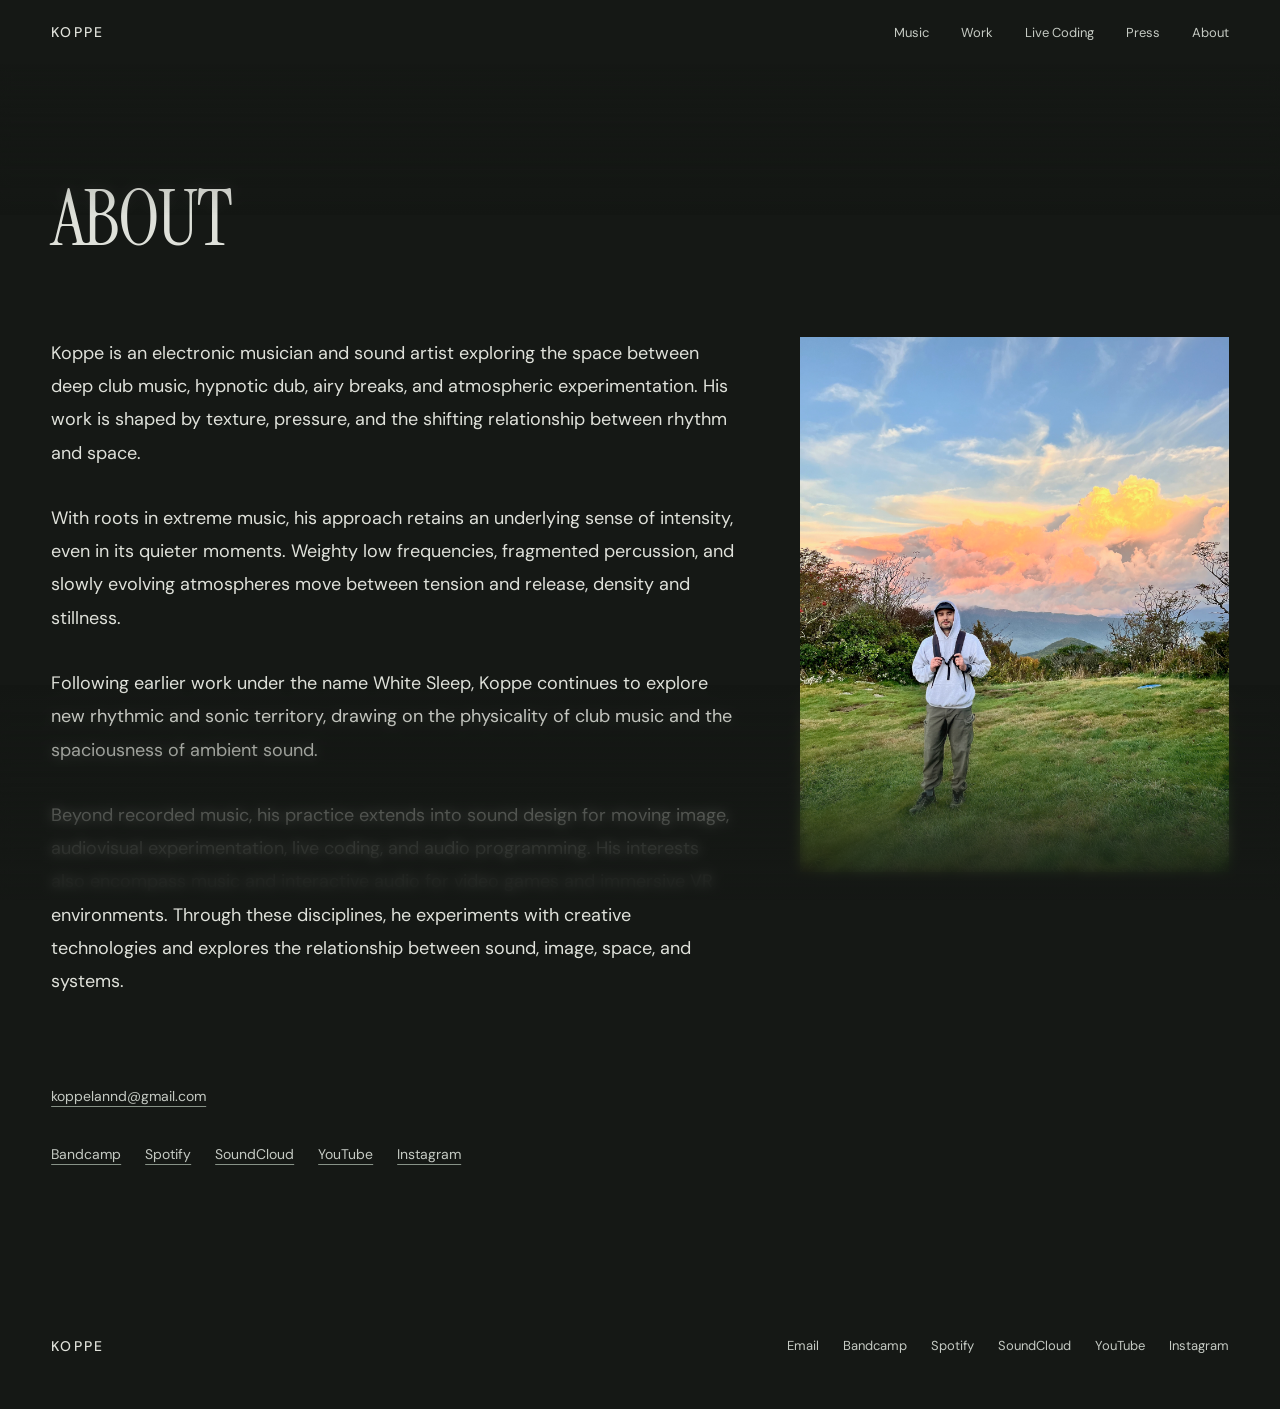
<file: about/index.html>
<!DOCTYPE html><html lang="en" data-astro-cid-ta2fbyqs><head><meta charset="utf-8"><meta name="viewport" content="width=device-width, initial-scale=1"><meta name="generator" content="Astro v7.3.8"><meta name="description" content="About Koppe, electronic musician and sound artist."><title>About — Koppe</title><link rel="preconnect" href="https://fonts.googleapis.com"><link rel="preconnect" href="https://fonts.gstatic.com" crossorigin><link href="https://fonts.googleapis.com/css2?family=DM+Sans:wght@400;500&amp;family=IBM+Plex+Mono:wght@400&amp;family=Instrument+Serif&amp;display=swap" rel="stylesheet"><link rel="stylesheet" href="/_astro/global.BTA8zCz9.css"><style>.about-page[data-astro-cid-ta2fbyqs]{max-width:88rem;padding:clamp(4rem, 9vw, 9rem) var(--page-gutter);margin-inline:auto}h1[data-astro-cid-ta2fbyqs]{font-family:var(--font-display);letter-spacing:-.025em;margin:0 0 clamp(3rem,6vw,6rem);font-size:clamp(2.5rem,6vw,6rem);font-weight:400;line-height:1.05}.biography[data-astro-cid-ta2fbyqs]{max-width:65ch;font-size:clamp(1rem,1.5vw,1.125rem);line-height:1.85}.about-layout[data-astro-cid-ta2fbyqs]{grid-template-columns:minmax(0,1fr);align-items:start;gap:clamp(2.5rem,5vw,5rem);display:grid}.portrait[data-astro-cid-ta2fbyqs]{aspect-ratio:4/5;object-fit:cover;object-position:40% 70%;width:100%;max-width:26rem;height:auto;display:block}@media (width>=56rem){.about-layout[data-astro-cid-ta2fbyqs]{grid-template-columns:minmax(0,1.6fr) minmax(0,1fr)}.biography[data-astro-cid-ta2fbyqs]{grid-area:1/1}.portrait[data-astro-cid-ta2fbyqs]{grid-area:1/2;max-width:none}}.biography[data-astro-cid-ta2fbyqs] p[data-astro-cid-ta2fbyqs]{margin:0 0 2rem}.biography[data-astro-cid-ta2fbyqs] p[data-astro-cid-ta2fbyqs]:last-child{margin-bottom:0}.contact[data-astro-cid-ta2fbyqs]{margin-top:clamp(3rem,6vw,5rem)}.contact[data-astro-cid-ta2fbyqs] a[data-astro-cid-ta2fbyqs]{color:var(--fog);text-decoration:underline;text-decoration-color:var(--lichen);text-underline-offset:.35em;padding-block:.75rem;font-size:.875rem;display:inline-block}.contact[data-astro-cid-ta2fbyqs] a[data-astro-cid-ta2fbyqs]:hover{color:var(--lichen)}.profile-links[data-astro-cid-ta2fbyqs]{flex-wrap:wrap;gap:.25rem 1.5rem;margin:1rem 0 0;padding:0;list-style:none;display:flex}.visually-hidden[data-astro-cid-ta2fbyqs]{clip-path:inset(50%);white-space:nowrap;border:0;width:1px;height:1px;margin:-1px;padding:0;position:absolute;overflow:hidden}
</style></head><body data-astro-cid-ta2fbyqs><a class="skip-link" href="#main" data-astro-cid-ta2fbyqs>Skip to content</a><header class="site-header" data-astro-cid-nen7h5rs><a class="wordmark" href="/" aria-label="Koppe home" data-astro-cid-nen7h5rs>KOPPE</a><nav class="desktop-nav" aria-label="Main navigation" data-astro-cid-nen7h5rs><ul data-astro-cid-nen7h5rs><li data-astro-cid-nen7h5rs><a href="/music/" data-astro-cid-nen7h5rs>Music</a></li><li class="work-item" data-astro-cid-nen7h5rs><a href="/work" data-astro-cid-nen7h5rs>Work</a><ul class="work-submenu" data-astro-cid-nen7h5rs><li data-astro-cid-nen7h5rs><a href="/work#sound-design" data-astro-cid-nen7h5rs>Sound Design</a></li><li data-astro-cid-nen7h5rs><a href="/work#audiovisual" data-astro-cid-nen7h5rs>Audiovisual</a></li></ul></li><li data-astro-cid-nen7h5rs><a href="/experiments/sonic-study-001/" data-astro-cid-nen7h5rs>Live Coding</a></li><li data-astro-cid-nen7h5rs><a href="/press/" data-astro-cid-nen7h5rs>Press</a></li><li data-astro-cid-nen7h5rs><a href="/about/" data-astro-cid-nen7h5rs>About</a></li></ul></nav><details class="mobile-menu" data-astro-cid-nen7h5rs><summary data-astro-cid-nen7h5rs>Menu <span aria-hidden="true" data-astro-cid-nen7h5rs>+</span></summary><nav aria-label="Main navigation" data-astro-cid-nen7h5rs><ul data-astro-cid-nen7h5rs><li data-astro-cid-nen7h5rs><a href="/music/" data-astro-cid-nen7h5rs>Music</a></li><li data-astro-cid-nen7h5rs><a href="/work" data-astro-cid-nen7h5rs>Work</a><ul class="mobile-work-links" data-astro-cid-nen7h5rs><li data-astro-cid-nen7h5rs><a href="/work#sound-design" data-astro-cid-nen7h5rs>Sound Design</a></li><li data-astro-cid-nen7h5rs><a href="/work#audiovisual" data-astro-cid-nen7h5rs>Audiovisual</a></li></ul></li><li data-astro-cid-nen7h5rs><a href="/experiments/sonic-study-001/" data-astro-cid-nen7h5rs>Live Coding</a></li><li data-astro-cid-nen7h5rs><a href="/press/" data-astro-cid-nen7h5rs>Press</a></li><li data-astro-cid-nen7h5rs><a href="/about/" data-astro-cid-nen7h5rs>About</a></li></ul></nav></details></header><script type="module">var e=document.querySelector(`.mobile-menu`);e?.addEventListener(`keydown`,t=>{t.key===`Escape`&&(e.open=!1,e.querySelector(`summary`)?.focus())});var t=document.querySelector(`.work-item`);t?.addEventListener(`keydown`,e=>{e.key===`Escape`&&(t.querySelector(`a`)?.focus(),t.classList.add(`submenu-dismissed`))}),t?.addEventListener(`mouseenter`,()=>t.classList.remove(`submenu-dismissed`)),t?.addEventListener(`focusin`,()=>t.classList.remove(`submenu-dismissed`));</script><main id="main" tabindex="-1" class="about-page" data-astro-cid-ta2fbyqs><h1 data-astro-cid-ta2fbyqs>ABOUT</h1><div class="about-layout" data-astro-cid-ta2fbyqs><img data-reveal class="portrait" src="/images/about-portrait.jpg" width="3024" height="4032" alt="Koppe standing outdoors in front of a mountain ridge beneath sunset clouds." decoding="async" data-astro-cid-ta2fbyqs><div class="biography" data-reveal data-astro-cid-ta2fbyqs><p data-astro-cid-ta2fbyqs>Koppe is an electronic musician and sound artist exploring the space between deep club music, hypnotic dub, airy breaks, and atmospheric experimentation. His work is shaped by texture, pressure, and the shifting relationship between rhythm and space.</p><p data-astro-cid-ta2fbyqs>With roots in extreme music, his approach retains an underlying sense of intensity, even in its quieter moments. Weighty low frequencies, fragmented percussion, and slowly evolving atmospheres move between tension and release, density and stillness.</p><p data-astro-cid-ta2fbyqs>Following earlier work under the name White Sleep, Koppe continues to explore new rhythmic and sonic territory, drawing on the physicality of club music and the spaciousness of ambient sound.</p><p data-astro-cid-ta2fbyqs>Beyond recorded music, his practice extends into sound design for moving image, audiovisual experimentation, live coding, and audio programming. His interests also encompass music and interactive audio for video games and immersive VR environments. Through these disciplines, he experiments with creative technologies and explores the relationship between sound, image, space, and systems.</p></div></div><div class="contact" data-astro-cid-ta2fbyqs><a class="email" href="mailto:koppelannd@gmail.com" data-astro-cid-ta2fbyqs>koppelannd@gmail.com</a><ul class="profile-links" aria-label="Official artist profiles" data-astro-cid-ta2fbyqs><li data-astro-cid-ta2fbyqs><a href="https://koppe-electronics.bandcamp.com" target="_blank" rel="noopener noreferrer" data-astro-cid-ta2fbyqs>Bandcamp<span class="visually-hidden" data-astro-cid-ta2fbyqs> (opens in a new tab)</span></a></li><li data-astro-cid-ta2fbyqs><a href="https://open.spotify.com/artist/2EowWQXM9nYbIZPmDAREkE" target="_blank" rel="noopener noreferrer" data-astro-cid-ta2fbyqs>Spotify<span class="visually-hidden" data-astro-cid-ta2fbyqs> (opens in a new tab)</span></a></li><li data-astro-cid-ta2fbyqs><a href="https://soundcloud.com/koppe_electronics" target="_blank" rel="noopener noreferrer" data-astro-cid-ta2fbyqs>SoundCloud<span class="visually-hidden" data-astro-cid-ta2fbyqs> (opens in a new tab)</span></a></li><li data-astro-cid-ta2fbyqs><a href="https://www.youtube.com/@Koppe_Electronics" target="_blank" rel="noopener noreferrer" data-astro-cid-ta2fbyqs>YouTube<span class="visually-hidden" data-astro-cid-ta2fbyqs> (opens in a new tab)</span></a></li><li data-astro-cid-ta2fbyqs><a href="https://www.instagram.com/koppe_electronics/" target="_blank" rel="noopener noreferrer" data-astro-cid-ta2fbyqs>Instagram<span class="visually-hidden" data-astro-cid-ta2fbyqs> (opens in a new tab)</span></a></li></ul></div></main><footer class="site-footer" data-astro-cid-jo6i4kqk><a class="footer-wordmark" href="/" aria-label="Koppe home" data-astro-cid-jo6i4kqk>KOPPE</a><nav aria-label="Contact and artist profiles" data-astro-cid-jo6i4kqk><ul data-astro-cid-jo6i4kqk><li data-astro-cid-jo6i4kqk><a href="mailto:koppelannd@gmail.com" data-astro-cid-jo6i4kqk>Email</a></li><li data-astro-cid-jo6i4kqk><a href="https://koppe-electronics.bandcamp.com" target="_blank" rel="noopener noreferrer" data-astro-cid-jo6i4kqk>Bandcamp<span class="visually-hidden" data-astro-cid-jo6i4kqk> (opens in a new tab)</span></a></li><li data-astro-cid-jo6i4kqk><a href="https://open.spotify.com/artist/2EowWQXM9nYbIZPmDAREkE" target="_blank" rel="noopener noreferrer" data-astro-cid-jo6i4kqk>Spotify<span class="visually-hidden" data-astro-cid-jo6i4kqk> (opens in a new tab)</span></a></li><li data-astro-cid-jo6i4kqk><a href="https://soundcloud.com/koppe_electronics" target="_blank" rel="noopener noreferrer" data-astro-cid-jo6i4kqk>SoundCloud<span class="visually-hidden" data-astro-cid-jo6i4kqk> (opens in a new tab)</span></a></li><li data-astro-cid-jo6i4kqk><a href="https://www.youtube.com/@Koppe_Electronics" target="_blank" rel="noopener noreferrer" data-astro-cid-jo6i4kqk>YouTube<span class="visually-hidden" data-astro-cid-jo6i4kqk> (opens in a new tab)</span></a></li><li data-astro-cid-jo6i4kqk><a href="https://www.instagram.com/koppe_electronics/" target="_blank" rel="noopener noreferrer" data-astro-cid-jo6i4kqk>Instagram<span class="visually-hidden" data-astro-cid-jo6i4kqk> (opens in a new tab)</span></a></li></ul></nav></footer><script type="module">var e=document.querySelectorAll(`[data-reveal]`),t=window.matchMedia(`(prefers-reduced-motion: reduce)`);if(!t.matches&&`IntersectionObserver`in window){let n=e=>{e.classList.remove(`reveal-pending`),r.unobserve(e)},r=new IntersectionObserver(e=>{for(let t of e)t.isIntersecting&&n(t.target)},{threshold:0,rootMargin:`0px 0px -24px 0px`});for(let t of e)t.classList.add(`reveal-pending`),r.observe(t),t.addEventListener(`focusin`,()=>{t.classList.add(`reveal-immediate`),n(t)},{once:!0});t.addEventListener(`change`,t=>{t.matches&&(r.disconnect(),e.forEach(e=>e.classList.remove(`reveal-pending`)))})}</script></body></html>
</file>
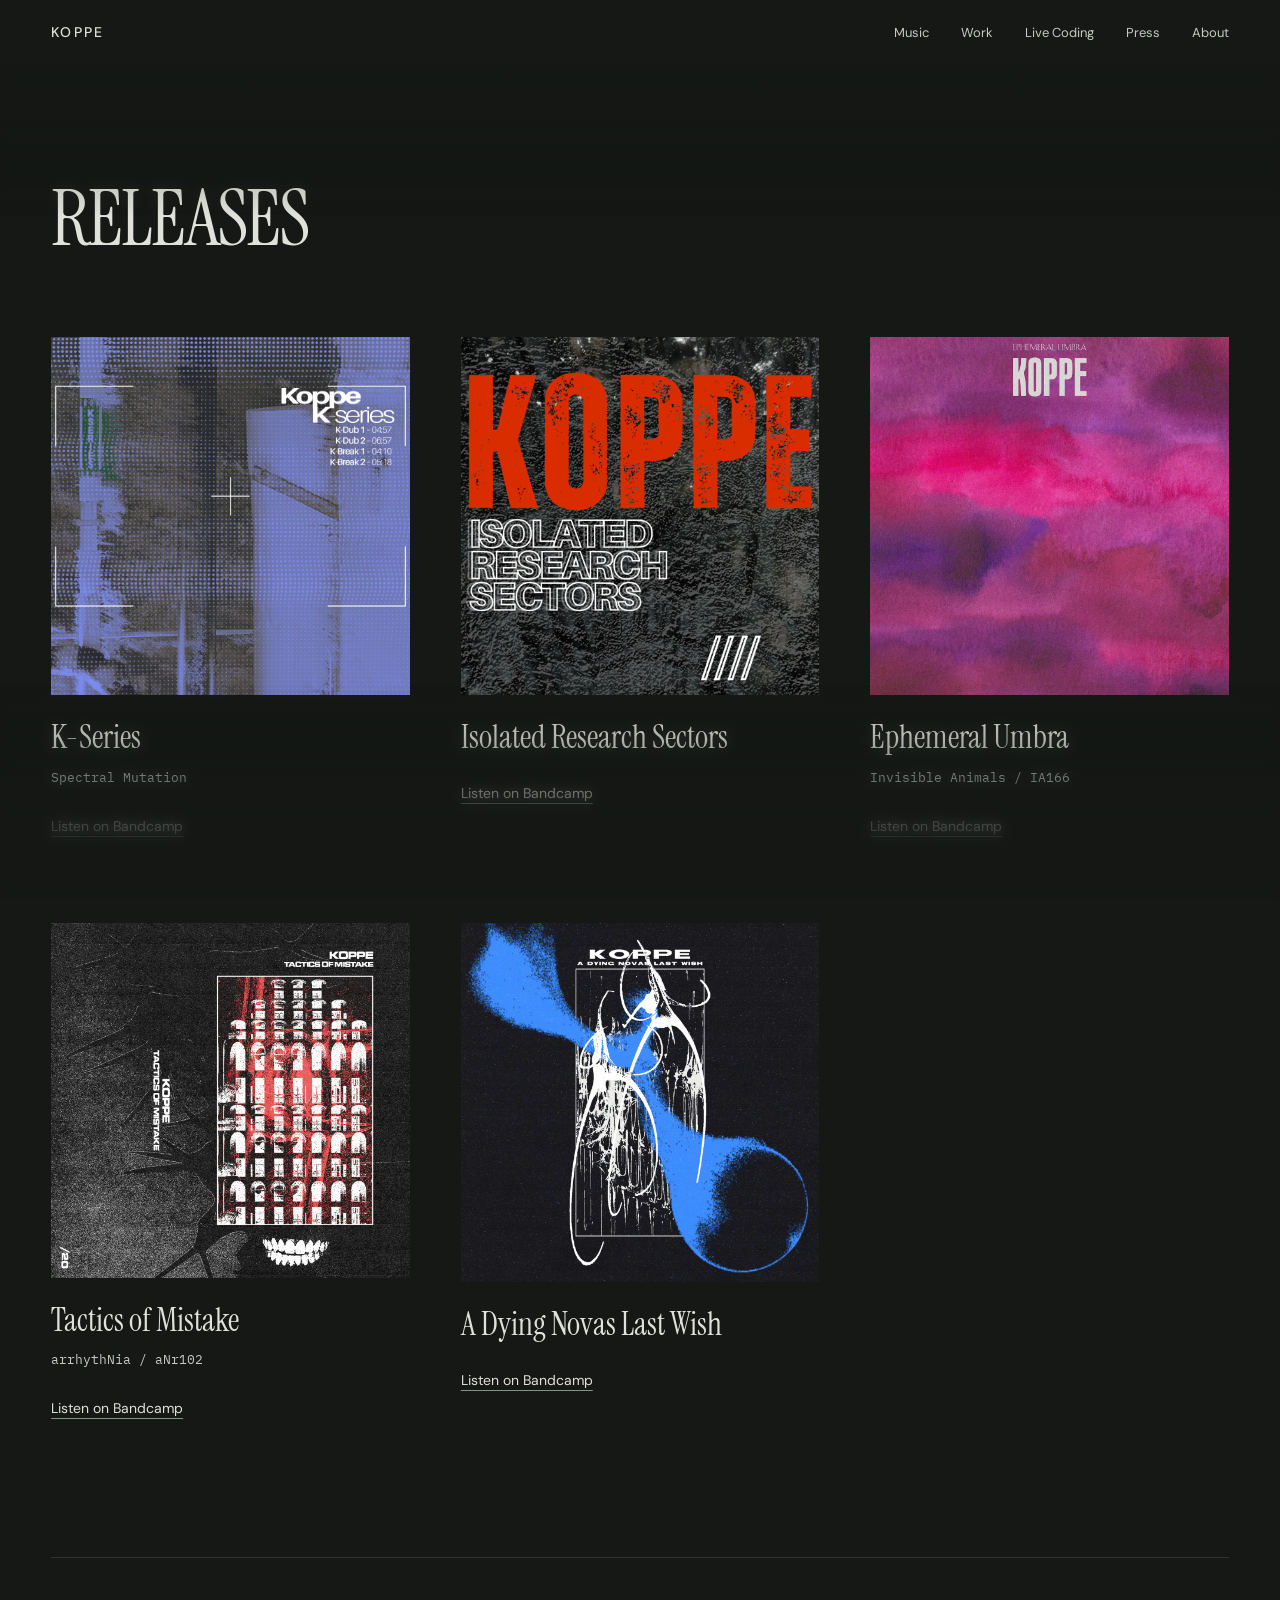
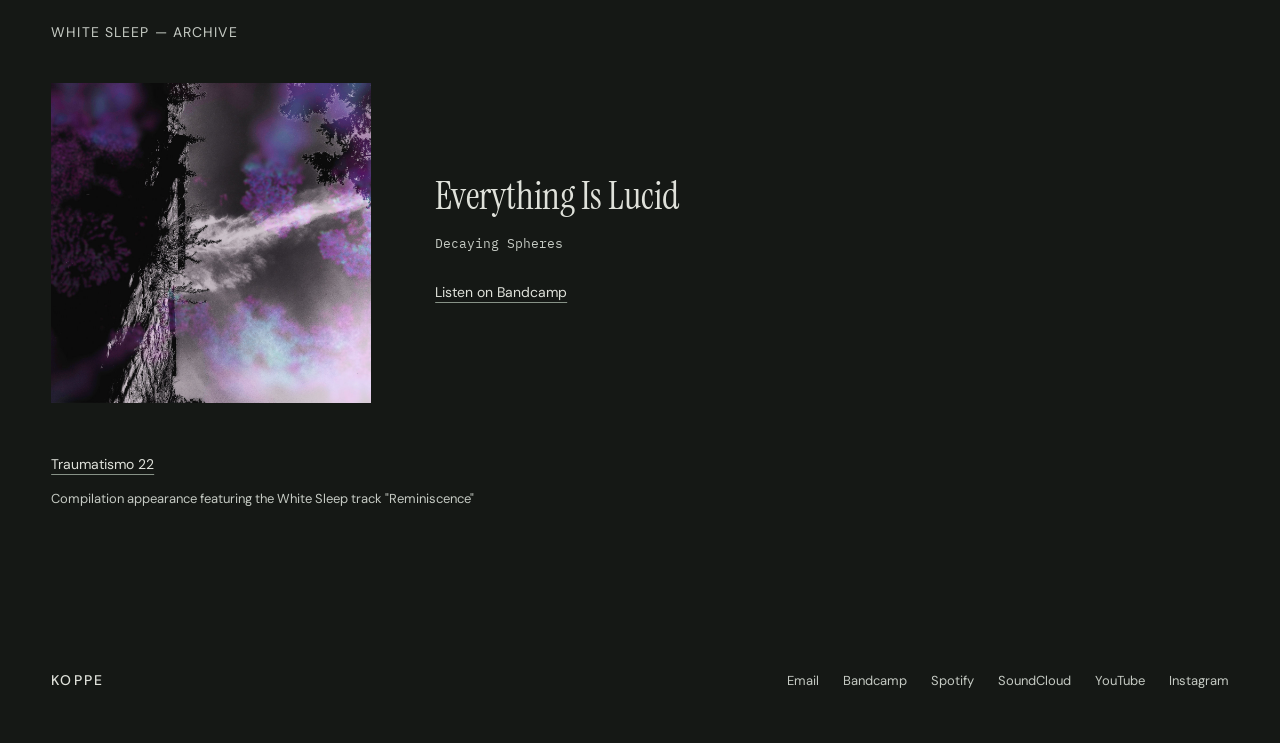
<file: music/index.html>
<!DOCTYPE html><html lang="en" data-astro-cid-adrqmx6s><head><meta charset="utf-8"><meta name="viewport" content="width=device-width, initial-scale=1"><meta name="generator" content="Astro v7.3.8"><meta name="description" content="Selected Koppe releases and the White Sleep historical archive, with original artwork and Bandcamp listening links."><title>Music — Koppe</title><link rel="preconnect" href="https://fonts.googleapis.com"><link rel="preconnect" href="https://fonts.gstatic.com" crossorigin><link href="https://fonts.googleapis.com/css2?family=DM+Sans:wght@400;500&amp;family=IBM+Plex+Mono:wght@400&amp;family=Instrument+Serif&amp;display=swap" rel="stylesheet"><link rel="stylesheet" href="/_astro/global.BTA8zCz9.css"><style>.archive[data-astro-cid-wgmlpilu]{border-top:1px solid #c5cac326;margin-top:clamp(5rem,10vw,10rem);padding-top:clamp(2.5rem,5vw,5rem)}h2[data-astro-cid-wgmlpilu]{color:var(--fog);font-family:var(--font-body);letter-spacing:.08em;margin:0 0 2.5rem;font-size:.875rem;font-weight:400;line-height:1.5}.archived-release[data-astro-cid-wgmlpilu]{grid-template-columns:minmax(0,20rem) minmax(0,1fr);align-items:center;gap:clamp(2rem,5vw,5rem);max-width:56rem;display:grid}img[data-astro-cid-wgmlpilu]{width:100%;height:auto;display:block}h3[data-astro-cid-wgmlpilu]{font-family:var(--font-display);margin:0;font-size:clamp(2rem,3vw,3rem);font-weight:400;line-height:1.15}.label[data-astro-cid-wgmlpilu]{color:var(--fog);font-family:var(--font-mono);margin:1rem 0 0;font-size:.8125rem;line-height:1.6}a[data-astro-cid-wgmlpilu]{text-decoration:underline;text-decoration-color:var(--lichen);text-underline-offset:.35em;padding-block:.75rem;font-size:.875rem;display:inline-block}.listening-link[data-astro-cid-wgmlpilu]{margin-top:1rem}.secondary-releases[data-astro-cid-wgmlpilu]{gap:1rem;margin:2.5rem 0 0;padding:0;list-style:none;display:grid}.secondary-releases[data-astro-cid-wgmlpilu] p[data-astro-cid-wgmlpilu]{color:var(--fog);margin:.25rem 0 0;font-size:.8125rem;line-height:1.6}@media (width<=40rem){.archived-release[data-astro-cid-wgmlpilu]{grid-template-columns:minmax(0,1fr)}img[data-astro-cid-wgmlpilu]{max-width:20rem}}.music-page[data-astro-cid-adrqmx6s]{max-width:88rem;padding:clamp(4rem, 9vw, 9rem) var(--page-gutter);margin-inline:auto}h1[data-astro-cid-adrqmx6s]{font-family:var(--font-display);letter-spacing:-.025em;margin:0 0 clamp(3rem,6vw,6rem);font-size:clamp(2.5rem,6vw,6rem);font-weight:400;line-height:1.05}.release-grid[data-astro-cid-adrqmx6s]{grid-template-columns:minmax(0,1fr);gap:clamp(3rem,6vw,6rem) clamp(2rem,4vw,4rem);margin:0;padding:0;list-style:none;display:grid}img[data-astro-cid-adrqmx6s]{width:100%;height:auto;display:block}h2[data-astro-cid-adrqmx6s]{font-family:var(--font-display);margin:1.5rem 0 0;font-size:clamp(1.75rem,2.5vw,2.5rem);font-weight:400;line-height:1.15}.release-metadata[data-astro-cid-adrqmx6s]{color:var(--fog);font-family:var(--font-mono);margin:.75rem 0 0;font-size:.8125rem;line-height:1.6}.release-link[data-astro-cid-adrqmx6s]{text-decoration:underline;text-decoration-color:var(--lichen);text-underline-offset:.35em;margin-top:1rem;padding-block:.75rem;font-size:.875rem;display:inline-block}@media (width>=40.0625rem){.release-grid[data-astro-cid-adrqmx6s]{grid-template-columns:repeat(2,minmax(0,1fr))}}@media (width>=70rem){.release-grid[data-astro-cid-adrqmx6s]{grid-template-columns:repeat(3,minmax(0,1fr))}}
</style></head><body data-astro-cid-adrqmx6s><a class="skip-link" href="#main" data-astro-cid-adrqmx6s>Skip to content</a><header class="site-header" data-astro-cid-nen7h5rs><a class="wordmark" href="/" aria-label="Koppe home" data-astro-cid-nen7h5rs>KOPPE</a><nav class="desktop-nav" aria-label="Main navigation" data-astro-cid-nen7h5rs><ul data-astro-cid-nen7h5rs><li data-astro-cid-nen7h5rs><a href="/music/" data-astro-cid-nen7h5rs>Music</a></li><li class="work-item" data-astro-cid-nen7h5rs><a href="/work" data-astro-cid-nen7h5rs>Work</a><ul class="work-submenu" data-astro-cid-nen7h5rs><li data-astro-cid-nen7h5rs><a href="/work#sound-design" data-astro-cid-nen7h5rs>Sound Design</a></li><li data-astro-cid-nen7h5rs><a href="/work#audiovisual" data-astro-cid-nen7h5rs>Audiovisual</a></li></ul></li><li data-astro-cid-nen7h5rs><a href="/experiments/sonic-study-001/" data-astro-cid-nen7h5rs>Live Coding</a></li><li data-astro-cid-nen7h5rs><a href="/press/" data-astro-cid-nen7h5rs>Press</a></li><li data-astro-cid-nen7h5rs><a href="/about/" data-astro-cid-nen7h5rs>About</a></li></ul></nav><details class="mobile-menu" data-astro-cid-nen7h5rs><summary data-astro-cid-nen7h5rs>Menu <span aria-hidden="true" data-astro-cid-nen7h5rs>+</span></summary><nav aria-label="Main navigation" data-astro-cid-nen7h5rs><ul data-astro-cid-nen7h5rs><li data-astro-cid-nen7h5rs><a href="/music/" data-astro-cid-nen7h5rs>Music</a></li><li data-astro-cid-nen7h5rs><a href="/work" data-astro-cid-nen7h5rs>Work</a><ul class="mobile-work-links" data-astro-cid-nen7h5rs><li data-astro-cid-nen7h5rs><a href="/work#sound-design" data-astro-cid-nen7h5rs>Sound Design</a></li><li data-astro-cid-nen7h5rs><a href="/work#audiovisual" data-astro-cid-nen7h5rs>Audiovisual</a></li></ul></li><li data-astro-cid-nen7h5rs><a href="/experiments/sonic-study-001/" data-astro-cid-nen7h5rs>Live Coding</a></li><li data-astro-cid-nen7h5rs><a href="/press/" data-astro-cid-nen7h5rs>Press</a></li><li data-astro-cid-nen7h5rs><a href="/about/" data-astro-cid-nen7h5rs>About</a></li></ul></nav></details></header><script type="module">var e=document.querySelector(`.mobile-menu`);e?.addEventListener(`keydown`,t=>{t.key===`Escape`&&(e.open=!1,e.querySelector(`summary`)?.focus())});var t=document.querySelector(`.work-item`);t?.addEventListener(`keydown`,e=>{e.key===`Escape`&&(t.querySelector(`a`)?.focus(),t.classList.add(`submenu-dismissed`))}),t?.addEventListener(`mouseenter`,()=>t.classList.remove(`submenu-dismissed`)),t?.addEventListener(`focusin`,()=>t.classList.remove(`submenu-dismissed`));</script><main id="main" tabindex="-1" class="music-page" data-astro-cid-adrqmx6s><section aria-labelledby="selected-releases-title" data-astro-cid-adrqmx6s><h1 id="selected-releases-title" data-astro-cid-adrqmx6s>RELEASES</h1><ul class="release-grid" data-astro-cid-adrqmx6s><li data-astro-cid-adrqmx6s><article class="release-hover" data-reveal data-astro-cid-adrqmx6s><div class="artwork-bounds" data-astro-cid-adrqmx6s><img src="/images/releases/k-series.jpg" width="2000" height="2000" alt="K-Series cover artwork" loading="lazy" decoding="async" data-astro-cid-adrqmx6s></div><h2 data-astro-cid-adrqmx6s>K-Series</h2><p class="release-metadata" data-astro-cid-adrqmx6s>Spectral Mutation</p><a class="release-link" href="https://spectral-mutation.bandcamp.com/album/k-series" data-astro-cid-adrqmx6s>Listen on Bandcamp</a></article></li><li data-astro-cid-adrqmx6s><article class="release-hover" data-reveal data-astro-cid-adrqmx6s><div class="artwork-bounds" data-astro-cid-adrqmx6s><img src="/images/releases/isolated-research-sectors.jpg" width="2048" height="2048" alt="Isolated Research Sectors cover artwork" loading="lazy" decoding="async" data-astro-cid-adrqmx6s></div><h2 data-astro-cid-adrqmx6s>Isolated Research Sectors</h2><a class="release-link" href="https://koppe-electronics.bandcamp.com/album/isolated-research-sectors" data-astro-cid-adrqmx6s>Listen on Bandcamp</a></article></li><li data-astro-cid-adrqmx6s><article class="release-hover" data-reveal data-astro-cid-adrqmx6s><div class="artwork-bounds" data-astro-cid-adrqmx6s><img src="/images/releases/ephemeral-umbra.jpg" width="1200" height="1200" alt="Ephemeral Umbra cover artwork" loading="lazy" decoding="async" data-astro-cid-adrqmx6s></div><h2 data-astro-cid-adrqmx6s>Ephemeral Umbra</h2><p class="release-metadata" data-astro-cid-adrqmx6s>Invisible Animals / IA166</p><a class="release-link" href="https://koppe-ia.bandcamp.com/album/ephemeral-umbra" data-astro-cid-adrqmx6s>Listen on Bandcamp</a></article></li><li data-astro-cid-adrqmx6s><article class="release-hover" data-reveal data-astro-cid-adrqmx6s><div class="artwork-bounds" data-astro-cid-adrqmx6s><img src="/images/releases/tactics-of-mistake.jpg" width="1218" height="1204" alt="Tactics of Mistake cover artwork" loading="lazy" decoding="async" data-astro-cid-adrqmx6s></div><h2 data-astro-cid-adrqmx6s>Tactics of Mistake</h2><p class="release-metadata" data-astro-cid-adrqmx6s>arrhythNia / aNr102</p><a class="release-link" href="https://koppe-electronics.bandcamp.com/album/tactics-of-mistake" data-astro-cid-adrqmx6s>Listen on Bandcamp</a></article></li><li data-astro-cid-adrqmx6s><article class="release-hover" data-reveal data-astro-cid-adrqmx6s><div class="artwork-bounds" data-astro-cid-adrqmx6s><img src="/images/releases/a-dying-novas-last-wish.jpg" width="1200" height="1200" alt="A Dying Novas Last Wish cover artwork" loading="lazy" decoding="async" data-astro-cid-adrqmx6s></div><h2 data-astro-cid-adrqmx6s>A Dying Novas Last Wish</h2><a class="release-link" href="https://koppe-electronics.bandcamp.com/album/a-dying-novas-last-wish" data-astro-cid-adrqmx6s>Listen on Bandcamp</a></article></li></ul></section><section class="archive" aria-labelledby="archive-title" data-astro-cid-wgmlpilu><h2 id="archive-title" data-astro-cid-wgmlpilu>WHITE SLEEP — ARCHIVE</h2><article class="archived-release" data-reveal data-astro-cid-wgmlpilu><img src="/images/releases/everything-is-lucid.jpg" width="1200" height="1200" alt="Everything Is Lucid cover artwork" loading="lazy" decoding="async" data-astro-cid-wgmlpilu><div data-astro-cid-wgmlpilu><h3 data-astro-cid-wgmlpilu>Everything Is Lucid</h3><p class="label" data-astro-cid-wgmlpilu>Decaying Spheres</p><a class="listening-link" href="https://decayingspheres.bandcamp.com/album/everything-is-lucid" data-astro-cid-wgmlpilu>Listen on Bandcamp</a></div></article><ul class="secondary-releases" data-astro-cid-wgmlpilu><li data-astro-cid-wgmlpilu><a href="https://trau-ma.bandcamp.com/album/traumatismo-22" data-astro-cid-wgmlpilu>Traumatismo 22</a><p data-astro-cid-wgmlpilu>Compilation appearance featuring the White Sleep track "Reminiscence"</p></li></ul></section></main><footer class="site-footer" data-astro-cid-jo6i4kqk><a class="footer-wordmark" href="/" aria-label="Koppe home" data-astro-cid-jo6i4kqk>KOPPE</a><nav aria-label="Contact and artist profiles" data-astro-cid-jo6i4kqk><ul data-astro-cid-jo6i4kqk><li data-astro-cid-jo6i4kqk><a href="mailto:koppelannd@gmail.com" data-astro-cid-jo6i4kqk>Email</a></li><li data-astro-cid-jo6i4kqk><a href="https://koppe-electronics.bandcamp.com" target="_blank" rel="noopener noreferrer" data-astro-cid-jo6i4kqk>Bandcamp<span class="visually-hidden" data-astro-cid-jo6i4kqk> (opens in a new tab)</span></a></li><li data-astro-cid-jo6i4kqk><a href="https://open.spotify.com/artist/2EowWQXM9nYbIZPmDAREkE" target="_blank" rel="noopener noreferrer" data-astro-cid-jo6i4kqk>Spotify<span class="visually-hidden" data-astro-cid-jo6i4kqk> (opens in a new tab)</span></a></li><li data-astro-cid-jo6i4kqk><a href="https://soundcloud.com/koppe_electronics" target="_blank" rel="noopener noreferrer" data-astro-cid-jo6i4kqk>SoundCloud<span class="visually-hidden" data-astro-cid-jo6i4kqk> (opens in a new tab)</span></a></li><li data-astro-cid-jo6i4kqk><a href="https://www.youtube.com/@Koppe_Electronics" target="_blank" rel="noopener noreferrer" data-astro-cid-jo6i4kqk>YouTube<span class="visually-hidden" data-astro-cid-jo6i4kqk> (opens in a new tab)</span></a></li><li data-astro-cid-jo6i4kqk><a href="https://www.instagram.com/koppe_electronics/" target="_blank" rel="noopener noreferrer" data-astro-cid-jo6i4kqk>Instagram<span class="visually-hidden" data-astro-cid-jo6i4kqk> (opens in a new tab)</span></a></li></ul></nav></footer><script type="module">var e=document.querySelectorAll(`[data-reveal]`),t=window.matchMedia(`(prefers-reduced-motion: reduce)`);if(!t.matches&&`IntersectionObserver`in window){let n=e=>{e.classList.remove(`reveal-pending`),r.unobserve(e)},r=new IntersectionObserver(e=>{for(let t of e)t.isIntersecting&&n(t.target)},{threshold:0,rootMargin:`0px 0px -24px 0px`});for(let t of e)t.classList.add(`reveal-pending`),r.observe(t),t.addEventListener(`focusin`,()=>{t.classList.add(`reveal-immediate`),n(t)},{once:!0});t.addEventListener(`change`,t=>{t.matches&&(r.disconnect(),e.forEach(e=>e.classList.remove(`reveal-pending`)))})}</script></body></html>
</file>
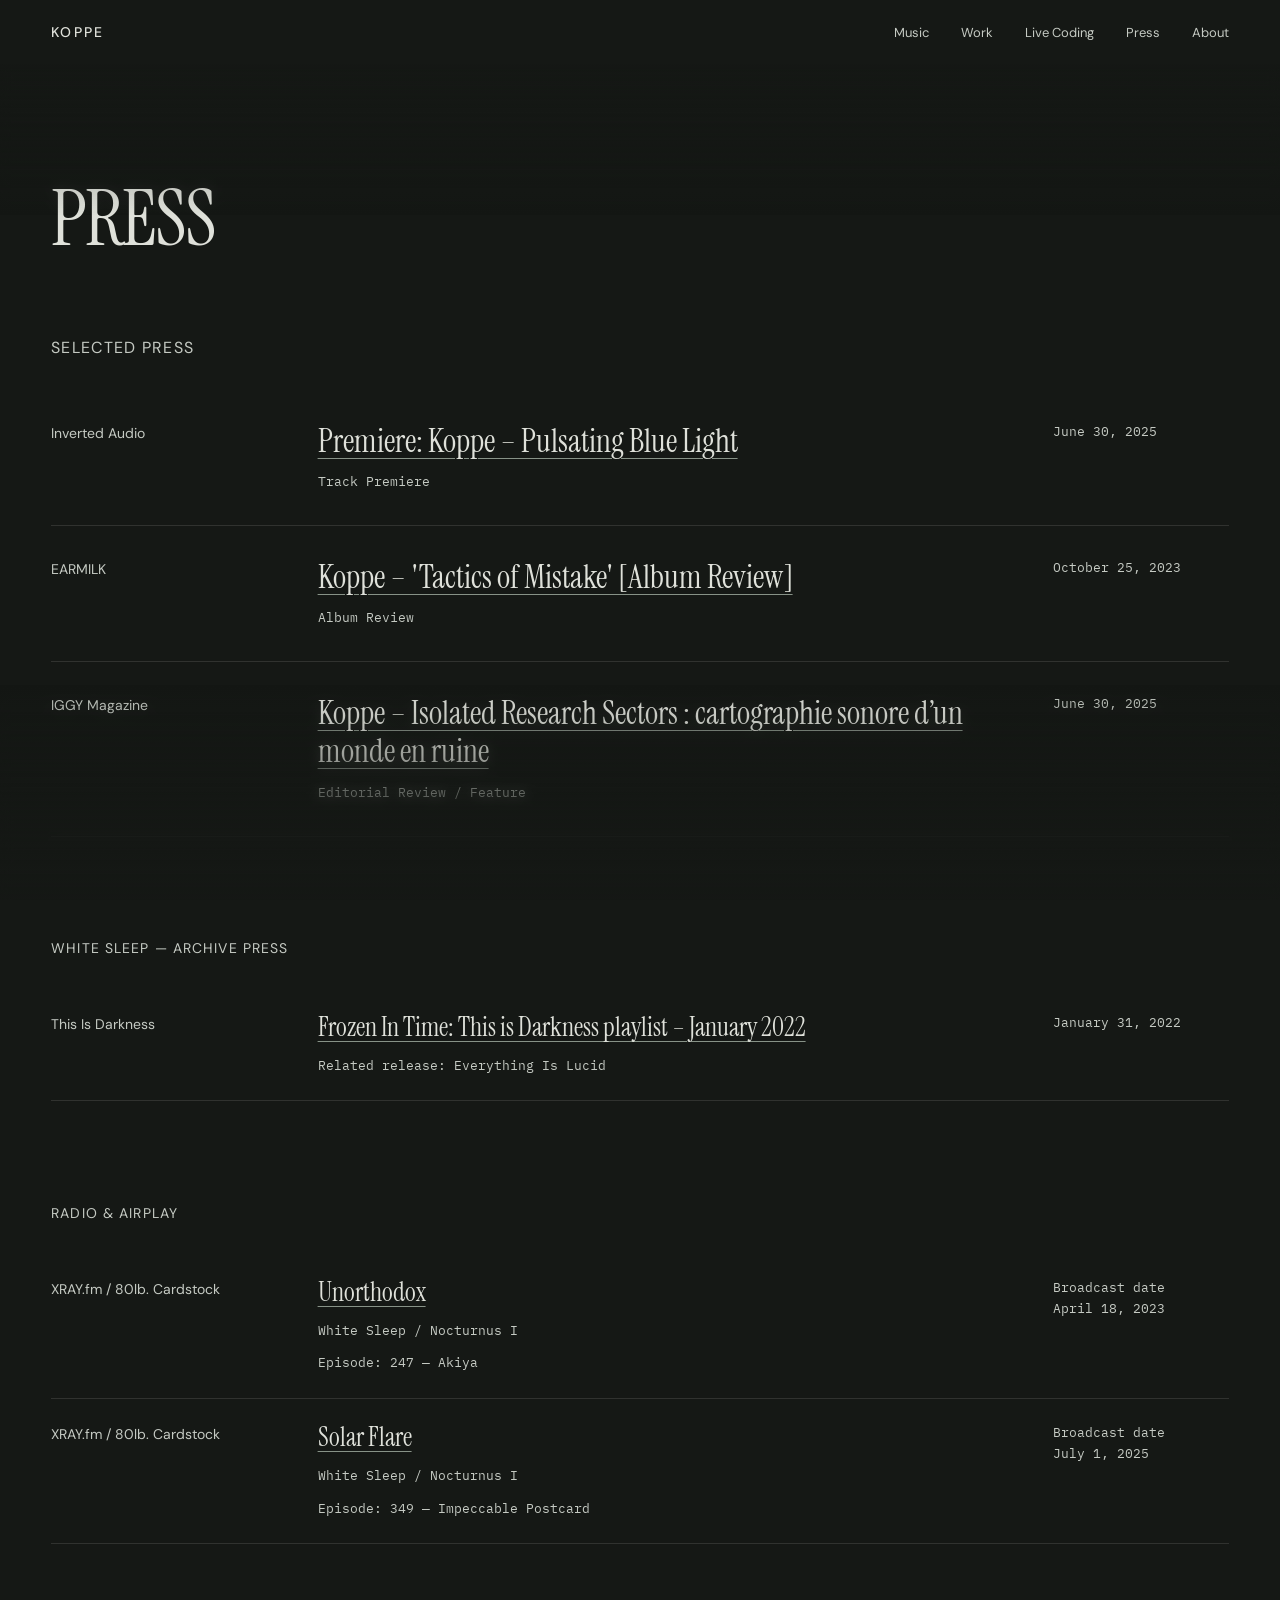
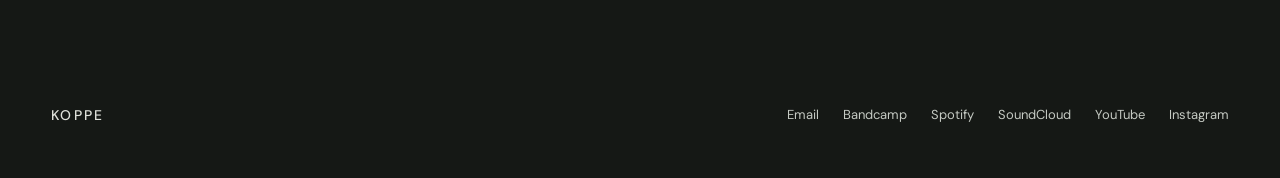
<file: press/index.html>
<!DOCTYPE html><html lang="en" data-astro-cid-l25eav4w><head><meta charset="utf-8"><meta name="viewport" content="width=device-width, initial-scale=1"><meta name="generator" content="Astro v7.3.8"><meta name="description" content="Selected press and radio coverage of Koppe and White Sleep."><title>Press — Koppe</title><link rel="preconnect" href="https://fonts.googleapis.com"><link rel="preconnect" href="https://fonts.gstatic.com" crossorigin><link href="https://fonts.googleapis.com/css2?family=DM+Sans:wght@400;500&amp;family=IBM+Plex+Mono:wght@400&amp;family=Instrument+Serif&amp;display=swap" rel="stylesheet"><link rel="stylesheet" href="/_astro/global.BTA8zCz9.css"><style>.press-page[data-astro-cid-l25eav4w]{max-width:88rem;padding:clamp(4rem, 9vw, 9rem) var(--page-gutter);margin-inline:auto}h1[data-astro-cid-l25eav4w]{font-family:var(--font-display);letter-spacing:-.025em;margin:0 0 clamp(3rem,6vw,6rem);font-size:clamp(2.5rem,6vw,6rem);font-weight:400;line-height:1.05}h2[data-astro-cid-l25eav4w]{color:var(--fog);letter-spacing:.08em;margin:0 0 2rem;font-size:1rem;font-weight:400}.editorial-list[data-astro-cid-l25eav4w]{margin:0;padding:0;list-style:none}.editorial-list[data-astro-cid-l25eav4w] li[data-astro-cid-l25eav4w]{border-bottom:1px solid #c5cac326}.press-entry[data-astro-cid-l25eav4w]{grid-template-columns:minmax(0,1fr);gap:1rem;padding-block:2rem;display:grid}.publication[data-astro-cid-l25eav4w]{color:var(--fog);margin:0;font-size:.875rem;line-height:1.6}h3[data-astro-cid-l25eav4w]{font-family:var(--font-display);margin:0;font-size:clamp(1.75rem,2.5vw,2.5rem);font-weight:400;line-height:1.2}h3[data-astro-cid-l25eav4w] a[data-astro-cid-l25eav4w]{text-decoration:underline;text-decoration-color:var(--lichen);text-underline-offset:.2em;text-decoration-thickness:1px}.metadata[data-astro-cid-l25eav4w],time[data-astro-cid-l25eav4w],.broadcast-date[data-astro-cid-l25eav4w]{color:var(--fog);font-family:var(--font-mono);font-size:.8125rem;line-height:1.6}.metadata[data-astro-cid-l25eav4w]{margin:.75rem 0 0}.broadcast-date[data-astro-cid-l25eav4w]{margin:0}.broadcast-date[data-astro-cid-l25eav4w] span[data-astro-cid-l25eav4w],.broadcast-date[data-astro-cid-l25eav4w] time[data-astro-cid-l25eav4w]{display:block}.secondary-section[data-astro-cid-l25eav4w]{margin-top:clamp(4rem,8vw,8rem)}.secondary-section[data-astro-cid-l25eav4w] h2[data-astro-cid-l25eav4w]{font-size:.875rem}.secondary-section[data-astro-cid-l25eav4w] h3[data-astro-cid-l25eav4w]{font-size:clamp(1.5rem,2vw,2rem)}.secondary-section[data-astro-cid-l25eav4w] .press-entry[data-astro-cid-l25eav4w]{padding-block:1.5rem}@media (width>=56rem){.press-entry[data-astro-cid-l25eav4w]{grid-template-columns:minmax(0,1fr) minmax(0,3fr) 11rem;gap:2rem}}
</style></head><body data-astro-cid-l25eav4w><a class="skip-link" href="#main" data-astro-cid-l25eav4w>Skip to content</a><header class="site-header" data-astro-cid-nen7h5rs><a class="wordmark" href="/" aria-label="Koppe home" data-astro-cid-nen7h5rs>KOPPE</a><nav class="desktop-nav" aria-label="Main navigation" data-astro-cid-nen7h5rs><ul data-astro-cid-nen7h5rs><li data-astro-cid-nen7h5rs><a href="/music/" data-astro-cid-nen7h5rs>Music</a></li><li class="work-item" data-astro-cid-nen7h5rs><a href="/work" data-astro-cid-nen7h5rs>Work</a><ul class="work-submenu" data-astro-cid-nen7h5rs><li data-astro-cid-nen7h5rs><a href="/work#sound-design" data-astro-cid-nen7h5rs>Sound Design</a></li><li data-astro-cid-nen7h5rs><a href="/work#audiovisual" data-astro-cid-nen7h5rs>Audiovisual</a></li></ul></li><li data-astro-cid-nen7h5rs><a href="/experiments/sonic-study-001/" data-astro-cid-nen7h5rs>Live Coding</a></li><li data-astro-cid-nen7h5rs><a href="/press/" data-astro-cid-nen7h5rs>Press</a></li><li data-astro-cid-nen7h5rs><a href="/about/" data-astro-cid-nen7h5rs>About</a></li></ul></nav><details class="mobile-menu" data-astro-cid-nen7h5rs><summary data-astro-cid-nen7h5rs>Menu <span aria-hidden="true" data-astro-cid-nen7h5rs>+</span></summary><nav aria-label="Main navigation" data-astro-cid-nen7h5rs><ul data-astro-cid-nen7h5rs><li data-astro-cid-nen7h5rs><a href="/music/" data-astro-cid-nen7h5rs>Music</a></li><li data-astro-cid-nen7h5rs><a href="/work" data-astro-cid-nen7h5rs>Work</a><ul class="mobile-work-links" data-astro-cid-nen7h5rs><li data-astro-cid-nen7h5rs><a href="/work#sound-design" data-astro-cid-nen7h5rs>Sound Design</a></li><li data-astro-cid-nen7h5rs><a href="/work#audiovisual" data-astro-cid-nen7h5rs>Audiovisual</a></li></ul></li><li data-astro-cid-nen7h5rs><a href="/experiments/sonic-study-001/" data-astro-cid-nen7h5rs>Live Coding</a></li><li data-astro-cid-nen7h5rs><a href="/press/" data-astro-cid-nen7h5rs>Press</a></li><li data-astro-cid-nen7h5rs><a href="/about/" data-astro-cid-nen7h5rs>About</a></li></ul></nav></details></header><script type="module">var e=document.querySelector(`.mobile-menu`);e?.addEventListener(`keydown`,t=>{t.key===`Escape`&&(e.open=!1,e.querySelector(`summary`)?.focus())});var t=document.querySelector(`.work-item`);t?.addEventListener(`keydown`,e=>{e.key===`Escape`&&(t.querySelector(`a`)?.focus(),t.classList.add(`submenu-dismissed`))}),t?.addEventListener(`mouseenter`,()=>t.classList.remove(`submenu-dismissed`)),t?.addEventListener(`focusin`,()=>t.classList.remove(`submenu-dismissed`));</script><main id="main" tabindex="-1" class="press-page" data-astro-cid-l25eav4w><h1 data-astro-cid-l25eav4w>PRESS</h1><section aria-labelledby="selected-press" data-astro-cid-l25eav4w><h2 id="selected-press" data-astro-cid-l25eav4w>SELECTED PRESS</h2><ul class="editorial-list" data-astro-cid-l25eav4w><li data-astro-cid-l25eav4w><article class="press-entry" data-reveal data-astro-cid-l25eav4w><p class="publication" data-astro-cid-l25eav4w>Inverted Audio</p><div data-astro-cid-l25eav4w><h3 data-astro-cid-l25eav4w><a href="https://inverted-audio.com/premiere-koppe-pulsating-blue-light/" data-astro-cid-l25eav4w>Premiere: Koppe – Pulsating Blue Light</a></h3><p class="metadata" data-astro-cid-l25eav4w>Track Premiere</p></div><time datetime="2025-06-30" data-astro-cid-l25eav4w>June 30, 2025</time></article></li><li data-astro-cid-l25eav4w><article class="press-entry" data-reveal data-astro-cid-l25eav4w><p class="publication" data-astro-cid-l25eav4w>EARMILK</p><div data-astro-cid-l25eav4w><h3 data-astro-cid-l25eav4w><a href="https://earmilk.com/2023/10/25/koppe-tactics-of-mistake-album-review/" data-astro-cid-l25eav4w>Koppe – &#39;Tactics of Mistake&#39; [Album Review]</a></h3><p class="metadata" data-astro-cid-l25eav4w>Album Review</p></div><time datetime="2023-10-25" data-astro-cid-l25eav4w>October 25, 2023</time></article></li><li data-astro-cid-l25eav4w><article class="press-entry" data-reveal data-astro-cid-l25eav4w><p class="publication" data-astro-cid-l25eav4w>IGGY Magazine</p><div data-astro-cid-l25eav4w><h3 data-astro-cid-l25eav4w><a href="https://www.iggymagazine.com/koppe-isolated-research-sectors-cartographie-sonore-dun-monde-en-ruine/" data-astro-cid-l25eav4w>Koppe – Isolated Research Sectors : cartographie sonore d’un monde en ruine</a></h3><p class="metadata" data-astro-cid-l25eav4w>Editorial Review / Feature</p></div><time datetime="2025-06-30" data-astro-cid-l25eav4w>June 30, 2025</time></article></li></ul></section><section class="secondary-section" aria-labelledby="archive-press" data-astro-cid-l25eav4w><h2 id="archive-press" data-astro-cid-l25eav4w>WHITE SLEEP — ARCHIVE PRESS</h2><ul class="editorial-list" data-astro-cid-l25eav4w><li data-astro-cid-l25eav4w><article class="press-entry" data-reveal data-astro-cid-l25eav4w><p class="publication" data-astro-cid-l25eav4w>This Is Darkness</p><div data-astro-cid-l25eav4w><h3 data-astro-cid-l25eav4w><a href="https://www.thisisdarkness.com/2022/01/31/frozen-in-time-this-is-darkness-playlist-january-2022/" data-astro-cid-l25eav4w>Frozen In Time: This is Darkness playlist – January 2022</a></h3><p class="metadata" data-astro-cid-l25eav4w>Related release: Everything Is Lucid</p></div><time datetime="2022-01-31" data-astro-cid-l25eav4w>January 31, 2022</time></article></li></ul></section><section class="secondary-section" aria-labelledby="radio-airplay" data-astro-cid-l25eav4w><h2 id="radio-airplay" data-astro-cid-l25eav4w>RADIO &amp; AIRPLAY</h2><ul class="editorial-list" data-astro-cid-l25eav4w><li data-astro-cid-l25eav4w><article class="press-entry" data-reveal data-astro-cid-l25eav4w><p class="publication" data-astro-cid-l25eav4w>XRAY.fm / 80lb. Cardstock</p><div data-astro-cid-l25eav4w><h3 data-astro-cid-l25eav4w><a href="https://www.xray.fm/broadcasts/51335" data-astro-cid-l25eav4w>Unorthodox</a></h3><p class="metadata" data-astro-cid-l25eav4w>White Sleep / Nocturnus I</p><p class="metadata" data-astro-cid-l25eav4w>Episode: 247 — Akiya</p></div><p class="broadcast-date" data-astro-cid-l25eav4w><span data-astro-cid-l25eav4w>Broadcast date</span><time datetime="2023-04-18" data-astro-cid-l25eav4w>April 18, 2023</time></p></article></li><li data-astro-cid-l25eav4w><article class="press-entry" data-reveal data-astro-cid-l25eav4w><p class="publication" data-astro-cid-l25eav4w>XRAY.fm / 80lb. Cardstock</p><div data-astro-cid-l25eav4w><h3 data-astro-cid-l25eav4w><a href="https://xray.fm/broadcasts/64912" data-astro-cid-l25eav4w>Solar Flare</a></h3><p class="metadata" data-astro-cid-l25eav4w>White Sleep / Nocturnus I</p><p class="metadata" data-astro-cid-l25eav4w>Episode: 349 — Impeccable Postcard</p></div><p class="broadcast-date" data-astro-cid-l25eav4w><span data-astro-cid-l25eav4w>Broadcast date</span><time datetime="2025-07-01" data-astro-cid-l25eav4w>July 1, 2025</time></p></article></li></ul></section></main><footer class="site-footer" data-astro-cid-jo6i4kqk><a class="footer-wordmark" href="/" aria-label="Koppe home" data-astro-cid-jo6i4kqk>KOPPE</a><nav aria-label="Contact and artist profiles" data-astro-cid-jo6i4kqk><ul data-astro-cid-jo6i4kqk><li data-astro-cid-jo6i4kqk><a href="mailto:koppelannd@gmail.com" data-astro-cid-jo6i4kqk>Email</a></li><li data-astro-cid-jo6i4kqk><a href="https://koppe-electronics.bandcamp.com" target="_blank" rel="noopener noreferrer" data-astro-cid-jo6i4kqk>Bandcamp<span class="visually-hidden" data-astro-cid-jo6i4kqk> (opens in a new tab)</span></a></li><li data-astro-cid-jo6i4kqk><a href="https://open.spotify.com/artist/2EowWQXM9nYbIZPmDAREkE" target="_blank" rel="noopener noreferrer" data-astro-cid-jo6i4kqk>Spotify<span class="visually-hidden" data-astro-cid-jo6i4kqk> (opens in a new tab)</span></a></li><li data-astro-cid-jo6i4kqk><a href="https://soundcloud.com/koppe_electronics" target="_blank" rel="noopener noreferrer" data-astro-cid-jo6i4kqk>SoundCloud<span class="visually-hidden" data-astro-cid-jo6i4kqk> (opens in a new tab)</span></a></li><li data-astro-cid-jo6i4kqk><a href="https://www.youtube.com/@Koppe_Electronics" target="_blank" rel="noopener noreferrer" data-astro-cid-jo6i4kqk>YouTube<span class="visually-hidden" data-astro-cid-jo6i4kqk> (opens in a new tab)</span></a></li><li data-astro-cid-jo6i4kqk><a href="https://www.instagram.com/koppe_electronics/" target="_blank" rel="noopener noreferrer" data-astro-cid-jo6i4kqk>Instagram<span class="visually-hidden" data-astro-cid-jo6i4kqk> (opens in a new tab)</span></a></li></ul></nav></footer><script type="module">var e=document.querySelectorAll(`[data-reveal]`),t=window.matchMedia(`(prefers-reduced-motion: reduce)`);if(!t.matches&&`IntersectionObserver`in window){let n=e=>{e.classList.remove(`reveal-pending`),r.unobserve(e)},r=new IntersectionObserver(e=>{for(let t of e)t.isIntersecting&&n(t.target)},{threshold:0,rootMargin:`0px 0px -24px 0px`});for(let t of e)t.classList.add(`reveal-pending`),r.observe(t),t.addEventListener(`focusin`,()=>{t.classList.add(`reveal-immediate`),n(t)},{once:!0});t.addEventListener(`change`,t=>{t.matches&&(r.disconnect(),e.forEach(e=>e.classList.remove(`reveal-pending`)))})}</script></body></html>
</file>
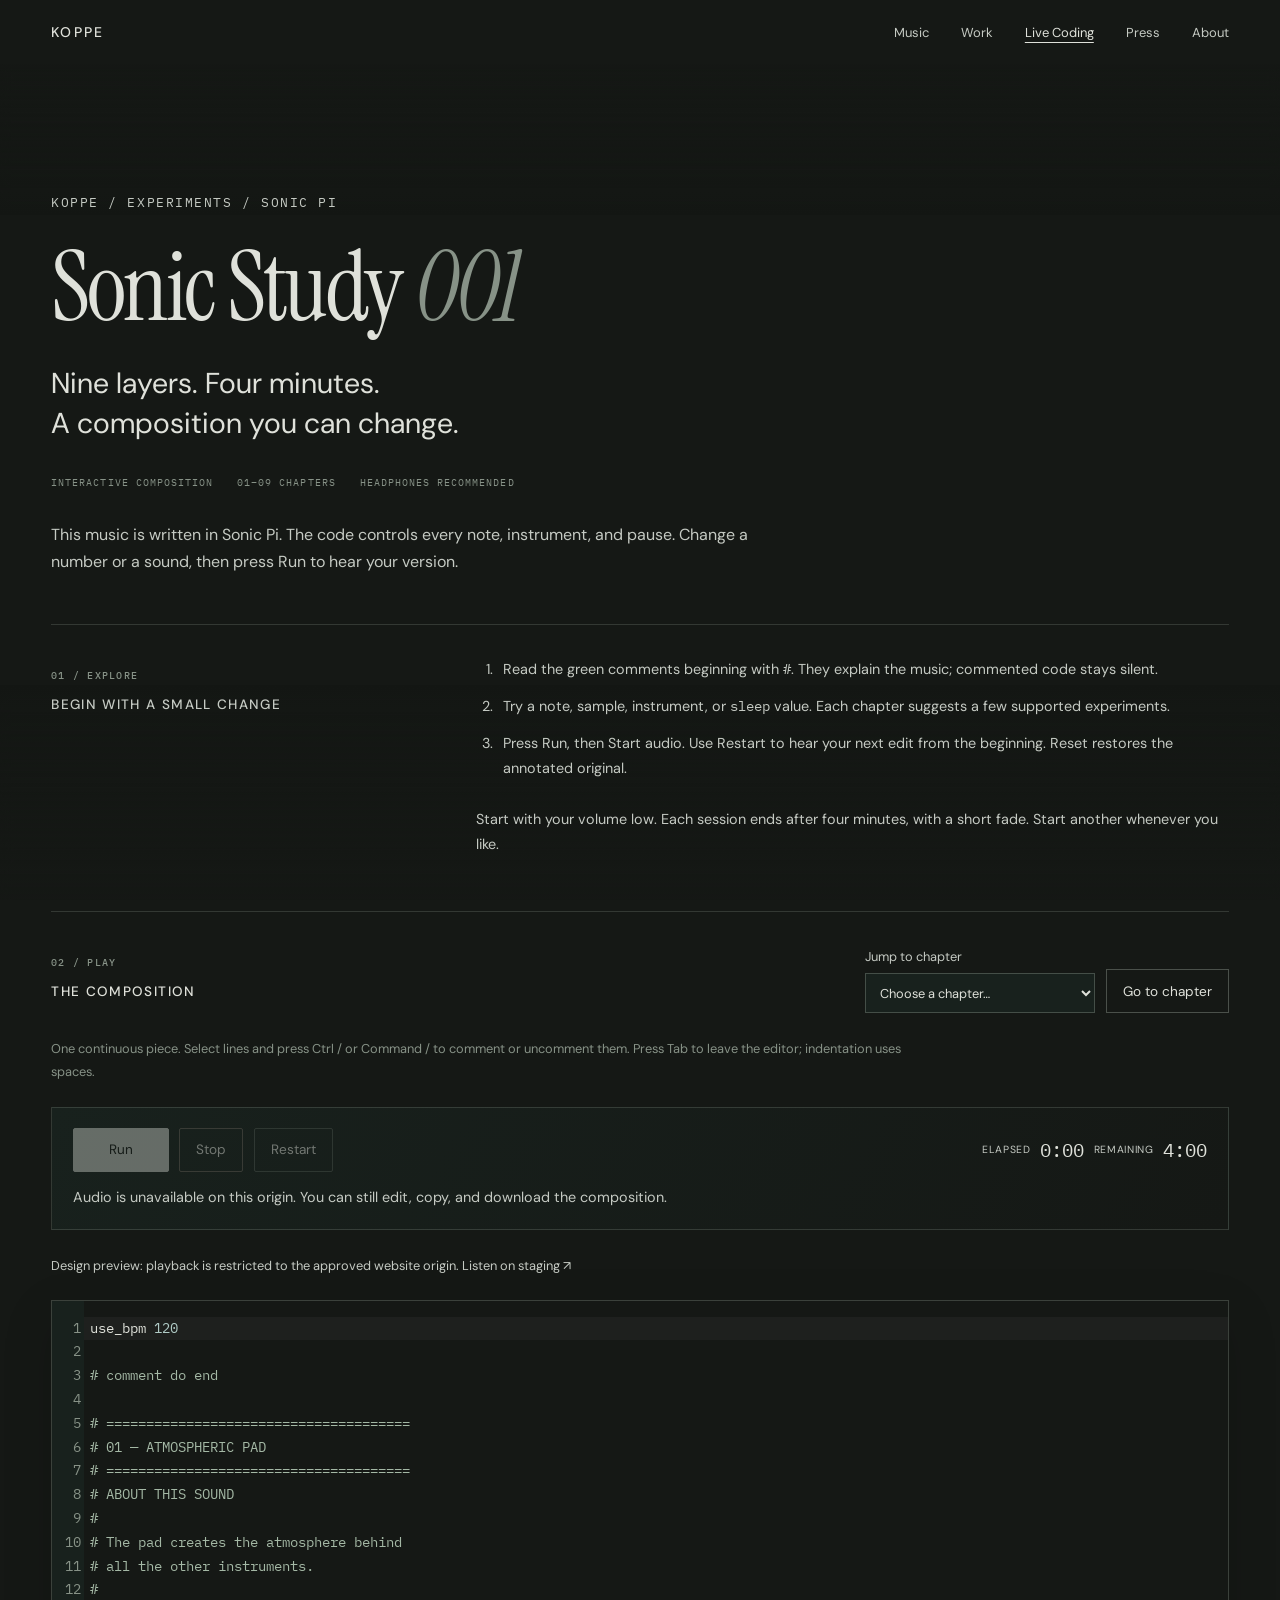
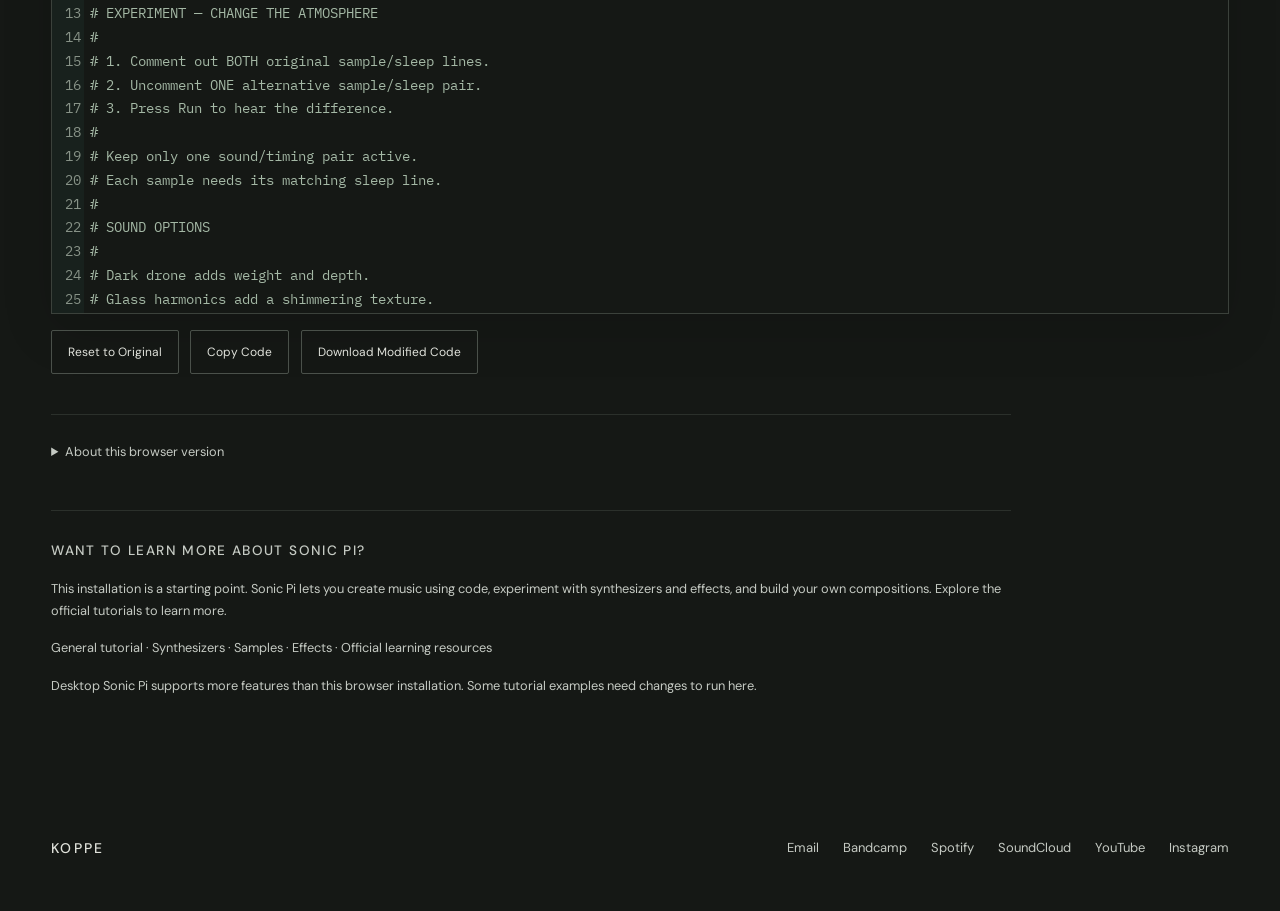
<file: experiments/sonic-study-001/index.html>
<!DOCTYPE html><html lang="en" data-astro-cid-xaq4axzf><head><meta charset="utf-8"><meta name="viewport" content="width=device-width, initial-scale=1"><meta name="robots" content="noindex, nofollow"><meta name="description" content="An editable composition in nine layers. Koppe's interactive Sonic Pi study."><title>Sonic Study 001 — Koppe</title><link rel="preconnect" href="https://fonts.googleapis.com"><link rel="preconnect" href="https://fonts.gstatic.com" crossorigin><link href="https://fonts.googleapis.com/css2?family=DM+Sans:wght@400;500&amp;family=IBM+Plex+Mono:wght@400&amp;family=Instrument+Serif&amp;display=swap" rel="stylesheet"><link rel="stylesheet" href="/_astro/global.BTA8zCz9.css"><link rel="stylesheet" href="/_astro/sonic-study-001.7I2rD4uH.css"></head><body data-astro-cid-xaq4axzf><a class="skip-link" href="#main" data-astro-cid-xaq4axzf>Skip to composition</a><header class="site-header" data-astro-cid-nen7h5rs><a class="wordmark" href="/" aria-label="Koppe home" data-astro-cid-nen7h5rs>KOPPE</a><nav class="desktop-nav" aria-label="Main navigation" data-astro-cid-nen7h5rs><ul data-astro-cid-nen7h5rs><li data-astro-cid-nen7h5rs><a href="/music/" data-astro-cid-nen7h5rs>Music</a></li><li class="work-item" data-astro-cid-nen7h5rs><a href="/work" data-astro-cid-nen7h5rs>Work</a><ul class="work-submenu" data-astro-cid-nen7h5rs><li data-astro-cid-nen7h5rs><a href="/work#sound-design" data-astro-cid-nen7h5rs>Sound Design</a></li><li data-astro-cid-nen7h5rs><a href="/work#audiovisual" data-astro-cid-nen7h5rs>Audiovisual</a></li></ul></li><li data-astro-cid-nen7h5rs><a href="/experiments/sonic-study-001/" aria-current="page" data-astro-cid-nen7h5rs>Live Coding</a></li><li data-astro-cid-nen7h5rs><a href="/press/" data-astro-cid-nen7h5rs>Press</a></li><li data-astro-cid-nen7h5rs><a href="/about/" data-astro-cid-nen7h5rs>About</a></li></ul></nav><details class="mobile-menu" data-astro-cid-nen7h5rs><summary data-astro-cid-nen7h5rs>Menu <span aria-hidden="true" data-astro-cid-nen7h5rs>+</span></summary><nav aria-label="Main navigation" data-astro-cid-nen7h5rs><ul data-astro-cid-nen7h5rs><li data-astro-cid-nen7h5rs><a href="/music/" data-astro-cid-nen7h5rs>Music</a></li><li data-astro-cid-nen7h5rs><a href="/work" data-astro-cid-nen7h5rs>Work</a><ul class="mobile-work-links" data-astro-cid-nen7h5rs><li data-astro-cid-nen7h5rs><a href="/work#sound-design" data-astro-cid-nen7h5rs>Sound Design</a></li><li data-astro-cid-nen7h5rs><a href="/work#audiovisual" data-astro-cid-nen7h5rs>Audiovisual</a></li></ul></li><li data-astro-cid-nen7h5rs><a href="/experiments/sonic-study-001/" aria-current="page" data-astro-cid-nen7h5rs>Live Coding</a></li><li data-astro-cid-nen7h5rs><a href="/press/" data-astro-cid-nen7h5rs>Press</a></li><li data-astro-cid-nen7h5rs><a href="/about/" data-astro-cid-nen7h5rs>About</a></li></ul></nav></details></header><script type="module">var e=document.querySelector(`.mobile-menu`);e?.addEventListener(`keydown`,t=>{t.key===`Escape`&&(e.open=!1,e.querySelector(`summary`)?.focus())});var t=document.querySelector(`.work-item`);t?.addEventListener(`keydown`,e=>{e.key===`Escape`&&(t.querySelector(`a`)?.focus(),t.classList.add(`submenu-dismissed`))}),t?.addEventListener(`mouseenter`,()=>t.classList.remove(`submenu-dismissed`)),t?.addEventListener(`focusin`,()=>t.classList.remove(`submenu-dismissed`));</script><main id="main" tabindex="-1" class="study-page" data-sonic-study data-astro-cid-xaq4axzf><header class="study-intro" data-astro-cid-xaq4axzf><p class="eyebrow" data-astro-cid-xaq4axzf>Koppe / Experiments / Sonic Pi</p><h1 data-astro-cid-xaq4axzf>Sonic Study <em data-astro-cid-xaq4axzf>001</em></h1><p class="description" data-astro-cid-xaq4axzf>Nine layers. Four minutes.<br data-astro-cid-xaq4axzf>A composition you can change.</p><div class="study-meta" data-astro-cid-xaq4axzf><span data-astro-cid-xaq4axzf>Interactive composition</span><span data-astro-cid-xaq4axzf>01–09 chapters</span><span data-astro-cid-xaq4axzf>Headphones recommended</span></div><p data-astro-cid-xaq4axzf>This music is written in Sonic Pi. The code controls every note, instrument, and pause. Change a number or a sound, then press Run to hear your version.</p></header><section class="study-guide" aria-labelledby="guide-title" data-astro-cid-xaq4axzf><h2 id="guide-title" data-astro-cid-xaq4axzf><span class="section-index" data-astro-cid-xaq4axzf>01 / Explore</span>Begin with a small change</h2><ol data-astro-cid-xaq4axzf><li data-astro-cid-xaq4axzf>Read the green comments beginning with <code data-astro-cid-xaq4axzf>#</code>. They explain the music; commented code stays silent.</li><li data-astro-cid-xaq4axzf>Try a note, sample, instrument, or <code data-astro-cid-xaq4axzf>sleep</code> value. Each chapter suggests a few supported experiments.</li><li data-astro-cid-xaq4axzf>Press Run, then Start audio. Use Restart to hear your next edit from the beginning. Reset restores the annotated original.</li></ol><p data-astro-cid-xaq4axzf>Start with your volume low. Each session ends after four minutes, with a short fade. Start another whenever you like.</p></section><section aria-labelledby="composition-title" class="composition" data-astro-cid-xaq4axzf><div class="editor-heading" data-astro-cid-xaq4axzf><h2 id="composition-title" data-astro-cid-xaq4axzf><span class="section-index" data-astro-cid-xaq4axzf>02 / Play</span>The composition</h2><div class="chapter-controls" data-astro-cid-xaq4axzf><label data-astro-cid-xaq4axzf>Jump to chapter <select id="study-chapter" data-astro-cid-xaq4axzf><option value="" selected data-astro-cid-xaq4axzf>Choose a chapter…</option><option value="01" data-astro-cid-xaq4axzf>01 — Atmospheric Pad</option><option value="02" data-astro-cid-xaq4axzf>02 — Piano and Melodic Texture</option><option value="03" data-astro-cid-xaq4axzf>03 — Noise Texture</option><option value="04" data-astro-cid-xaq4axzf>04 — Additional Synthesizer</option><option value="05" data-astro-cid-xaq4axzf>05 — Dub Chord Progression</option><option value="06" data-astro-cid-xaq4axzf>06 — Dub Kick</option><option value="07" data-astro-cid-xaq4axzf>07 — Hi-Hat Rhythm</option><option value="08" data-astro-cid-xaq4axzf>08 — Secondary Hi-Hat Rhythm</option><option value="09" data-astro-cid-xaq4axzf>09 — C Phrygian Lead</option></select></label><button id="study-jump" type="button" data-astro-cid-xaq4axzf>Go to chapter</button></div></div><p id="study-editor-help" class="editor-help" data-astro-cid-xaq4axzf>One continuous piece. Select lines and press Ctrl / or Command / to comment or uncomment them. Press Tab to leave the editor; indentation uses spaces.</p><div class="playback-panel" data-astro-cid-xaq4axzf><div class="controls" role="group" aria-label="Playback controls" data-astro-cid-xaq4axzf><button id="study-run" class="primary" disabled data-astro-cid-xaq4axzf>Run</button><button id="study-stop" disabled data-astro-cid-xaq4axzf>Stop</button><button id="study-restart" disabled data-astro-cid-xaq4axzf>Restart</button><div class="session-time" data-astro-cid-xaq4axzf><span data-astro-cid-xaq4axzf>Elapsed</span><output id="study-elapsed" aria-live="off" aria-label="Elapsed playback time" data-astro-cid-xaq4axzf>0:00</output><span data-astro-cid-xaq4axzf>Remaining</span><output id="study-time" aria-live="off" aria-label="Session time remaining" data-astro-cid-xaq4axzf>4:00</output></div></div><p id="study-status" role="status" aria-live="polite" data-astro-cid-xaq4axzf>Loading editor…</p><p id="study-error" role="alert" data-astro-cid-xaq4axzf></p></div><p class="preview-note" data-preview-note hidden data-astro-cid-xaq4axzf>Design preview: playback is restricted to the approved website origin. <a href="https://koppe-security-parent.pages.dev/" target="_blank" rel="noopener noreferrer" data-astro-cid-xaq4axzf>Listen on staging ↗</a></p><p id="study-start-help" hidden data-astro-cid-xaq4axzf>Press Start audio below to enable sound. Edits take effect when you Restart; each session ends after four minutes.</p><div id="study-runtime" data-astro-cid-xaq4axzf></div><div id="study-editor" data-astro-cid-xaq4axzf></div><div class="controls code-actions" role="group" aria-label="Code actions" data-astro-cid-xaq4axzf><button id="study-reset" data-astro-cid-xaq4axzf>Reset to Original</button><button id="study-copy" data-astro-cid-xaq4axzf>Copy Code</button><button id="study-download" data-astro-cid-xaq4axzf>Download Modified Code</button></div><noscript><p data-astro-cid-xaq4axzf>This editable music study needs JavaScript. Your browser needs JavaScript to edit and play this composition.</p></noscript></section><details class="study-notes" data-astro-cid-xaq4axzf><summary data-astro-cid-xaq4axzf>About this browser version</summary><p data-astro-cid-xaq4axzf>The original notes, layers, and effects are preserved. This is a restricted Sonic Pi subset, so general Ruby and arbitrary JavaScript are unavailable. Browser audio can differ from desktop Sonic Pi. The isolated audio runtime is hosted separately on Cloudflare. Sound is generated in your browser; no continuously running audio server is needed.</p><p data-astro-cid-xaq4axzf>Your code is sent only to the isolated audio engine in your browser. Edits are not saved when you leave. Download your version to keep it. <a href="/experiments/sonic-study-001/THIRD_PARTY_NOTICES.txt" data-astro-cid-xaq4axzf>Editor software notices</a> · <a href="https://koppe-security-runtime.pages.dev/licenses.html" target="_blank" rel="noopener noreferrer" data-astro-cid-xaq4axzf>Audio licenses and corresponding source</a>.</p><details data-astro-cid-xaq4axzf><summary data-astro-cid-xaq4axzf>Developer Details</summary><pre id="study-diagnostics" data-astro-cid-xaq4axzf></pre></details></details><section class="study-notes" aria-labelledby="learn-title" data-astro-cid-xaq4axzf><h2 id="learn-title" data-astro-cid-xaq4axzf>Want to learn more about Sonic Pi?</h2><p data-astro-cid-xaq4axzf>This installation is a starting point. Sonic Pi lets you create music using code, experiment with synthesizers and effects, and build your own compositions. Explore the official tutorials to learn more.</p><p data-astro-cid-xaq4axzf><a href="https://sonic-pi.net/tutorial.html" target="_blank" rel="noopener noreferrer" data-astro-cid-xaq4axzf>General tutorial</a> · <a href="https://sonic-pi.net/tutorial-02.html" target="_blank" rel="noopener noreferrer" data-astro-cid-xaq4axzf>Synthesizers</a> · <a href="https://sonic-pi.net/tutorial-03.html" target="_blank" rel="noopener noreferrer" data-astro-cid-xaq4axzf>Samples</a> · <a href="https://sonic-pi.net/tutorial-06.html" target="_blank" rel="noopener noreferrer" data-astro-cid-xaq4axzf>Effects</a> · <a href="https://sonic-pi.net/learn.html" target="_blank" rel="noopener noreferrer" data-astro-cid-xaq4axzf>Official learning resources</a></p><p data-astro-cid-xaq4axzf>Desktop Sonic Pi supports more features than this browser installation. Some tutorial examples need changes to run here.</p></section></main><footer class="site-footer" data-astro-cid-jo6i4kqk><a class="footer-wordmark" href="/" aria-label="Koppe home" data-astro-cid-jo6i4kqk>KOPPE</a><nav aria-label="Contact and artist profiles" data-astro-cid-jo6i4kqk><ul data-astro-cid-jo6i4kqk><li data-astro-cid-jo6i4kqk><a href="mailto:koppelannd@gmail.com" data-astro-cid-jo6i4kqk>Email</a></li><li data-astro-cid-jo6i4kqk><a href="https://koppe-electronics.bandcamp.com" target="_blank" rel="noopener noreferrer" data-astro-cid-jo6i4kqk>Bandcamp<span class="visually-hidden" data-astro-cid-jo6i4kqk> (opens in a new tab)</span></a></li><li data-astro-cid-jo6i4kqk><a href="https://open.spotify.com/artist/2EowWQXM9nYbIZPmDAREkE" target="_blank" rel="noopener noreferrer" data-astro-cid-jo6i4kqk>Spotify<span class="visually-hidden" data-astro-cid-jo6i4kqk> (opens in a new tab)</span></a></li><li data-astro-cid-jo6i4kqk><a href="https://soundcloud.com/koppe_electronics" target="_blank" rel="noopener noreferrer" data-astro-cid-jo6i4kqk>SoundCloud<span class="visually-hidden" data-astro-cid-jo6i4kqk> (opens in a new tab)</span></a></li><li data-astro-cid-jo6i4kqk><a href="https://www.youtube.com/@Koppe_Electronics" target="_blank" rel="noopener noreferrer" data-astro-cid-jo6i4kqk>YouTube<span class="visually-hidden" data-astro-cid-jo6i4kqk> (opens in a new tab)</span></a></li><li data-astro-cid-jo6i4kqk><a href="https://www.instagram.com/koppe_electronics/" target="_blank" rel="noopener noreferrer" data-astro-cid-jo6i4kqk>Instagram<span class="visually-hidden" data-astro-cid-jo6i4kqk> (opens in a new tab)</span></a></li></ul></nav></footer><script type="module" src="/_astro/sonic-study-001.astro_astro_type_script_index_0_lang.DqZG9tL6.js"></script></body></html>
</file>
<file: _astro/global.BTA8zCz9.css>
a[data-astro-cid-nen7h5rs][aria-current=page]{color:var(--bone);text-underline-offset:.35em;text-decoration:underline}.work-item[data-astro-cid-nen7h5rs]{position:relative}.desktop-nav[data-astro-cid-nen7h5rs] .work-submenu[data-astro-cid-nen7h5rs]{background:var(--deep-peat);flex-direction:column;gap:0;min-width:10rem;padding:.5rem 1rem;display:none;position:absolute;top:100%;left:-1rem}.work-item[data-astro-cid-nen7h5rs]:hover .work-submenu[data-astro-cid-nen7h5rs],.work-item[data-astro-cid-nen7h5rs]:focus-within .work-submenu[data-astro-cid-nen7h5rs]{display:flex}.work-item[data-astro-cid-nen7h5rs].submenu-dismissed .work-submenu[data-astro-cid-nen7h5rs]{display:none}.mobile-menu[data-astro-cid-nen7h5rs] .mobile-work-links[data-astro-cid-nen7h5rs]{gap:0;padding-left:1rem}.site-footer[data-astro-cid-jo6i4kqk]{max-width:88rem;padding:2rem var(--page-gutter) 2.5rem;flex-wrap:wrap;justify-content:space-between;align-items:center;gap:1rem 3rem;margin-inline:auto;display:flex}.footer-wordmark[data-astro-cid-jo6i4kqk]{letter-spacing:.16em;padding-block:.875rem;font-size:.875rem;font-weight:500}nav[data-astro-cid-jo6i4kqk] ul[data-astro-cid-jo6i4kqk]{flex-wrap:wrap;gap:.25rem 1.5rem}nav[data-astro-cid-jo6i4kqk] a[data-astro-cid-jo6i4kqk]{min-height:44px}.visually-hidden[data-astro-cid-jo6i4kqk]{clip-path:inset(50%);white-space:nowrap;border:0;width:1px;height:1px;margin:-1px;padding:0;position:absolute;overflow:hidden}@media (width<=40rem){.site-footer[data-astro-cid-jo6i4kqk]{flex-direction:column;align-items:flex-start;gap:.5rem}}:root{color-scheme:dark;--deep-peat:#151815;--pine-black:#18211d;--cold-lake:#526562;--lichen:#879287;--fog:#c5cac3;--bone:#dfe1da;--muted-earth:#625f51;--font-display:"Instrument Serif", Georgia, serif;--font-body:"DM Sans", sans-serif;--font-mono:"IBM Plex Mono", monospace;--page-gutter:clamp(1.25rem, 4vw, 4rem);--header-height:4rem;font-family:var(--font-body);background:var(--deep-peat);color:var(--bone)}*{box-sizing:border-box}body{margin:0}.site-footer{z-index:6;position:relative}body:after{content:"";z-index:5;pointer-events:none;background:linear-gradient(#151815d9 0%,#151815a6 6%,#1518154d 13%,#15181514 19%,#0000 24% 76%,#15181514 81%,#1518154d 87%,#151815a6 94%,#151815d9 100%);position:fixed;inset:0}@supports (backdrop-filter:blur(6px)) and (mask-image:linear-gradient(black, transparent)){body:before{content:"";z-index:4;pointer-events:none;backdrop-filter:blur(6px);--edge-mask:linear-gradient(to bottom, black 0%, #000000bf 6%, #0000004d 13%, transparent 24%, transparent 76%, #0000004d 87%, #000000bf 94%, black 100%);-webkit-mask-image:var(--edge-mask);mask-image:var(--edge-mask);position:fixed;inset:0}}@media (width<=40rem){body:after{opacity:.8}body:before{backdrop-filter:blur(4px)}}@media print,(forced-colors:active){body:before,body:after{display:none}}a{color:inherit;text-decoration:none}a:visited{color:inherit}a:hover,a:focus-visible{color:var(--lichen)}a,.mobile-menu summary{transition:color .35s,text-underline-offset .35s}.artwork-bounds{overflow:hidden}@media (prefers-reduced-motion:no-preference){.artwork-bounds img{transition:transform .4s}.release-hover:has(:focus-visible) .artwork-bounds img{transform:scale(1.015)}}@media (hover:hover) and (prefers-reduced-motion:no-preference){.release-hover:hover .artwork-bounds img{transform:scale(1.015)}}a:focus-visible,summary:focus-visible{outline:2px solid var(--fog);outline-offset:5px}::selection{background:var(--cold-lake);color:var(--bone)}.skip-link{top:.75rem;left:var(--page-gutter);z-index:20;background:var(--pine-black);padding:.75rem 1rem;position:fixed;transform:translateY(-200%)}.skip-link:focus{transform:translateY(0)}main{scroll-margin-top:var(--header-height)}.site-header{z-index:10;min-height:var(--header-height);padding-inline:var(--page-gutter);background:var(--deep-peat);justify-content:space-between;align-items:center;display:flex;position:sticky;top:0}.wordmark{letter-spacing:.16em;padding-block:.75rem;font-size:.875rem;font-weight:500}nav ul{gap:2rem;margin:0;padding:0;list-style:none;display:flex}nav a{color:var(--fog);padding-block:.875rem;font-size:.8125rem;display:block}.mobile-menu{display:none}.hero{min-height:clamp(32rem,78svh,60rem);padding:6rem var(--page-gutter) 7rem;text-align:center;place-items:center;display:grid}.hero h1{font-family:var(--font-display);letter-spacing:-.025em;margin:0;font-size:clamp(5rem,17vw,17rem);font-weight:400;line-height:.95}.hero p{color:var(--fog);letter-spacing:.12em;margin:2rem 0 0;font-size:clamp(.875rem,1.2vw,1rem)}.landscape{margin:0}.landscape img{width:100%;height:auto;display:block}@media (width<=40rem){:root{--header-height:3.5rem}.desktop-nav{display:none}.mobile-menu{display:block}.mobile-menu summary{cursor:pointer;min-height:44px;color:var(--fog);align-items:center;gap:.75rem;font-size:.8125rem;list-style:none;display:flex}.mobile-menu summary::-webkit-details-marker{display:none}.mobile-menu summary span{font-size:1.125rem}.mobile-menu[open] summary span{transform:rotate(45deg)}.mobile-menu nav{padding:.75rem var(--page-gutter) 1.25rem;background:var(--deep-peat);border-bottom:1px solid #c5cac31a;position:absolute;inset:100% 0 auto}.mobile-menu ul{flex-direction:column;gap:.25rem}.mobile-menu a{min-height:44px}.hero{min-height:72svh;padding-block:6rem}.hero p{letter-spacing:.08em;margin-top:1.5rem}}@media (prefers-reduced-motion:no-preference){[data-reveal]{transition:opacity .7s,transform .7s}[data-reveal].reveal-pending{opacity:.65;transform:translateY(16px)}[data-reveal].reveal-immediate{transition:none}}@media (prefers-reduced-motion:reduce){a,.mobile-menu summary{transition:none}*,:before,:after{scroll-behavior:auto!important}}
</file>
<file: _astro/sonic-study-001.7I2rD4uH.css>
.study-page[data-astro-cid-xaq4axzf]{z-index:6;max-width:88rem;padding:clamp(5rem,9vw,9rem) var(--page-gutter) 5rem;margin:auto;position:relative}.eyebrow[data-astro-cid-xaq4axzf],.editor-help[data-astro-cid-xaq4axzf],.session-time[data-astro-cid-xaq4axzf],.study-notes[data-astro-cid-xaq4axzf]{color:var(--fog);font-size:.8rem}.eyebrow[data-astro-cid-xaq4axzf]{font-family:var(--font-mono);letter-spacing:.12em;text-transform:uppercase;margin-bottom:1.5rem}h1[data-astro-cid-xaq4axzf]{font-family:var(--font-display);letter-spacing:-.03em;margin:0 0 1rem;font-size:clamp(3.2rem,8vw,6rem);font-weight:400;line-height:1.05}h1[data-astro-cid-xaq4axzf] em[data-astro-cid-xaq4axzf]{color:var(--lichen);font-weight:400}h2[data-astro-cid-xaq4axzf]{letter-spacing:.1em;text-transform:uppercase;font-size:.85rem;font-weight:500}.description[data-astro-cid-xaq4axzf]{color:var(--bone);margin-bottom:1rem;font-size:1.15rem}p[data-astro-cid-xaq4axzf],li[data-astro-cid-xaq4axzf]{line-height:1.7}.study-guide[data-astro-cid-xaq4axzf]{max-width:55rem;color:var(--fog);border-top:1px solid #87928744;padding:1.4rem 0 2rem;font-size:.9rem}ol[data-astro-cid-xaq4axzf]{margin:1rem 0;padding-left:1.3rem}li[data-astro-cid-xaq4axzf]{margin:.4rem 0}code[data-astro-cid-xaq4axzf]{font-family:var(--font-mono)}.composition[data-astro-cid-xaq4axzf]{border-top:1px solid #87928744;padding-top:1.5rem}.editor-heading[data-astro-cid-xaq4axzf]{flex-wrap:wrap;justify-content:space-between;align-items:center;gap:1rem;display:flex}label[data-astro-cid-xaq4axzf]{color:var(--fog);align-items:center;gap:.8rem;font-size:.8rem;display:flex}select[data-astro-cid-xaq4axzf]{background:var(--pine-black);max-width:100%;color:var(--bone);font:inherit;border:1px solid #87928766;padding:.6rem}.editor-help[data-astro-cid-xaq4axzf]{margin:1rem 0}.controls[data-astro-cid-xaq4axzf]{flex-wrap:wrap;align-items:center;gap:.65rem;display:flex}button[data-astro-cid-xaq4axzf]{color:var(--bone);font:inherit;cursor:pointer;background:0 0;border:1px solid #87928777;min-height:44px;padding:.7rem 1rem;font-size:.85rem}.primary[data-astro-cid-xaq4axzf]{background:var(--fog);color:var(--deep-peat)}button[data-astro-cid-xaq4axzf]:hover:enabled{border-color:var(--bone)}button[data-astro-cid-xaq4axzf]:disabled{opacity:.45;cursor:default}button[data-astro-cid-xaq4axzf]:focus-visible,select[data-astro-cid-xaq4axzf]:focus-visible,summary[data-astro-cid-xaq4axzf]:focus-visible{outline:2px solid var(--fog);outline-offset:4px}.session-time[data-astro-cid-xaq4axzf]{align-items:center;gap:1rem;margin-left:auto;display:flex}.session-time[data-astro-cid-xaq4axzf] output[data-astro-cid-xaq4axzf]{font-family:var(--font-mono);color:var(--bone);font-size:1.2rem}#study-status[data-astro-cid-xaq4axzf]{min-height:1.7em;color:var(--fog);margin:1rem 0;font-size:.9rem}#study-error[data-astro-cid-xaq4axzf]{white-space:pre-wrap;color:#e5b6a5;font-family:var(--font-mono);overflow-wrap:anywhere;font-size:.85rem}#study-error[data-astro-cid-xaq4axzf]:empty,#study-runtime[data-astro-cid-xaq4axzf]:empty{display:none}#study-runtime[data-astro-cid-xaq4axzf] iframe{background:var(--pine-black);border:1px solid #87928766;width:100%;height:155px;margin-bottom:1rem;display:block}#study-editor[data-astro-cid-xaq4axzf]{border:1px solid #87928755}.code-actions[data-astro-cid-xaq4axzf]{margin-top:1rem}.study-notes[data-astro-cid-xaq4axzf]{max-width:60rem;margin-top:2.5rem}.study-notes[data-astro-cid-xaq4axzf] summary[data-astro-cid-xaq4axzf]{cursor:pointer;padding:.6rem 0}.study-notes[data-astro-cid-xaq4axzf] p[data-astro-cid-xaq4axzf]{margin:1rem 0}.study-notes[data-astro-cid-xaq4axzf] pre[data-astro-cid-xaq4axzf]{white-space:pre-wrap;overflow-wrap:anywhere;font-size:.7rem}@media (width<=600px){.study-page[data-astro-cid-xaq4axzf]{padding-top:5rem}.editor-heading[data-astro-cid-xaq4axzf] label[data-astro-cid-xaq4axzf]{width:100%;display:block}.editor-heading[data-astro-cid-xaq4axzf] select[data-astro-cid-xaq4axzf]{width:100%;margin-top:.5rem;display:block}.session-time[data-astro-cid-xaq4axzf]{justify-content:space-between;width:100%;margin:.5rem 0 0}.controls[data-astro-cid-xaq4axzf] button[data-astro-cid-xaq4axzf]{flex:auto}.code-actions[data-astro-cid-xaq4axzf] button[data-astro-cid-xaq4axzf]{padding:.6rem;font-size:.75rem}.study-intro[data-astro-cid-xaq4axzf]{margin-bottom:2rem}}.study-page[data-astro-cid-xaq4axzf]{max-width:82rem}.study-intro[data-astro-cid-xaq4axzf]{max-width:57rem;margin-bottom:3rem}.description[data-astro-cid-xaq4axzf]{margin:1.5rem 0;font-size:clamp(1.3rem,2.5vw,1.8rem);line-height:1.4}.study-intro[data-astro-cid-xaq4axzf]>p[data-astro-cid-xaq4axzf]:last-child{max-width:44rem;color:var(--fog)}.study-meta[data-astro-cid-xaq4axzf]{font-family:var(--font-mono);text-transform:uppercase;letter-spacing:.1em;color:var(--lichen);flex-wrap:wrap;gap:.7rem 1.5rem;margin:2rem 0;font-size:.65rem;display:flex}.section-index[data-astro-cid-xaq4axzf]{color:var(--lichen);font-family:var(--font-mono);letter-spacing:.12em;margin-bottom:.7rem;font-size:.65rem;display:block}h2[data-astro-cid-xaq4axzf]{line-height:1.5}.study-guide[data-astro-cid-xaq4axzf]{grid-template-columns:1fr 2fr;gap:0 3rem;max-width:none;padding:2rem 0 2.5rem;display:grid}.study-guide[data-astro-cid-xaq4axzf]>p[data-astro-cid-xaq4axzf]{grid-column:2}.study-guide[data-astro-cid-xaq4axzf] ol[data-astro-cid-xaq4axzf]{margin:0}.study-guide[data-astro-cid-xaq4axzf] li[data-astro-cid-xaq4axzf]{margin:0 0 .8rem;padding-left:.4rem}.composition[data-astro-cid-xaq4axzf]{padding-top:2rem}.editor-heading[data-astro-cid-xaq4axzf]{align-items:end;margin-bottom:1.5rem}.chapter-controls[data-astro-cid-xaq4axzf]{align-items:end;gap:.7rem;display:flex}.chapter-controls[data-astro-cid-xaq4axzf] label[data-astro-cid-xaq4axzf]{gap:.5rem;display:grid}.editor-help[data-astro-cid-xaq4axzf]{max-width:55rem;color:var(--lichen);line-height:1.8}.playback-panel[data-astro-cid-xaq4axzf]{background:linear-gradient(120deg,#18211d,#151815);border:1px solid #87928744;margin:1.5rem 0 1rem;padding:1.2rem 1.3rem}.playback-panel[data-astro-cid-xaq4axzf] #study-status[data-astro-cid-xaq4axzf]{margin:.85rem 0 0}.controls[data-astro-cid-xaq4axzf] button[data-astro-cid-xaq4axzf]{border-radius:2px}.primary[data-astro-cid-xaq4axzf]{background:var(--fog);border-color:var(--fog);min-width:6rem}#study-stop[data-astro-cid-xaq4axzf]{border-color:#b5a39777}#study-error[data-astro-cid-xaq4axzf]:not(:empty){font-family:var(--font-body);background:#e5b6a50b;border-left:2px solid #e5b6a5;margin:1rem 0 0;padding:.9rem 1rem;line-height:1.65}#study-editor[data-astro-cid-xaq4axzf]{min-width:0;box-shadow:0 1rem 3rem #0002}#study-editor[data-astro-cid-xaq4axzf] .cm-editor{height:clamp(30rem,68vh,52rem)}.preview-note[data-astro-cid-xaq4axzf]{color:var(--fog);padding:.6rem 0;font-size:.8rem;line-height:1.7}.study-notes[data-astro-cid-xaq4axzf]{border-top:1px solid #87928733;max-width:60rem;padding-top:1.2rem}.study-notes[data-astro-cid-xaq4axzf] a[data-astro-cid-xaq4axzf],.preview-note[data-astro-cid-xaq4axzf] a[data-astro-cid-xaq4axzf]{color:var(--fog);text-underline-offset:.25em}.session-time[data-astro-cid-xaq4axzf]{gap:.6rem}.session-time[data-astro-cid-xaq4axzf] span[data-astro-cid-xaq4axzf]{text-transform:uppercase;letter-spacing:.06em;font-size:.65rem}.code-actions[data-astro-cid-xaq4axzf]{gap:.7rem}.code-actions[data-astro-cid-xaq4axzf] button[data-astro-cid-xaq4axzf]{font-size:.75rem}@media (width<=760px){.study-guide[data-astro-cid-xaq4axzf]{display:block}.study-guide[data-astro-cid-xaq4axzf] h2[data-astro-cid-xaq4axzf]{margin-bottom:1.5rem}.study-guide[data-astro-cid-xaq4axzf]>p[data-astro-cid-xaq4axzf]{margin-bottom:0}.chapter-controls[data-astro-cid-xaq4axzf]{flex-wrap:wrap;width:100%}.chapter-controls[data-astro-cid-xaq4axzf] label[data-astro-cid-xaq4axzf]{flex:1;min-width:0}.chapter-controls[data-astro-cid-xaq4axzf] select[data-astro-cid-xaq4axzf]{width:100%;min-width:0}.editor-heading[data-astro-cid-xaq4axzf]{gap:.5rem}.session-time[data-astro-cid-xaq4axzf]{justify-content:space-between;width:100%;margin-top:.6rem}.study-meta[data-astro-cid-xaq4axzf]{gap:.6rem 1rem;font-size:.6rem}.playback-panel[data-astro-cid-xaq4axzf]{padding:1rem}.study-page[data-astro-cid-xaq4axzf]{padding-bottom:3rem}#study-editor[data-astro-cid-xaq4axzf] .cm-editor{height:65vh;min-height:23rem}.code-actions[data-astro-cid-xaq4axzf] button[data-astro-cid-xaq4axzf]{flex:auto}.study-intro[data-astro-cid-xaq4axzf]{margin-bottom:2rem}}
</file>
